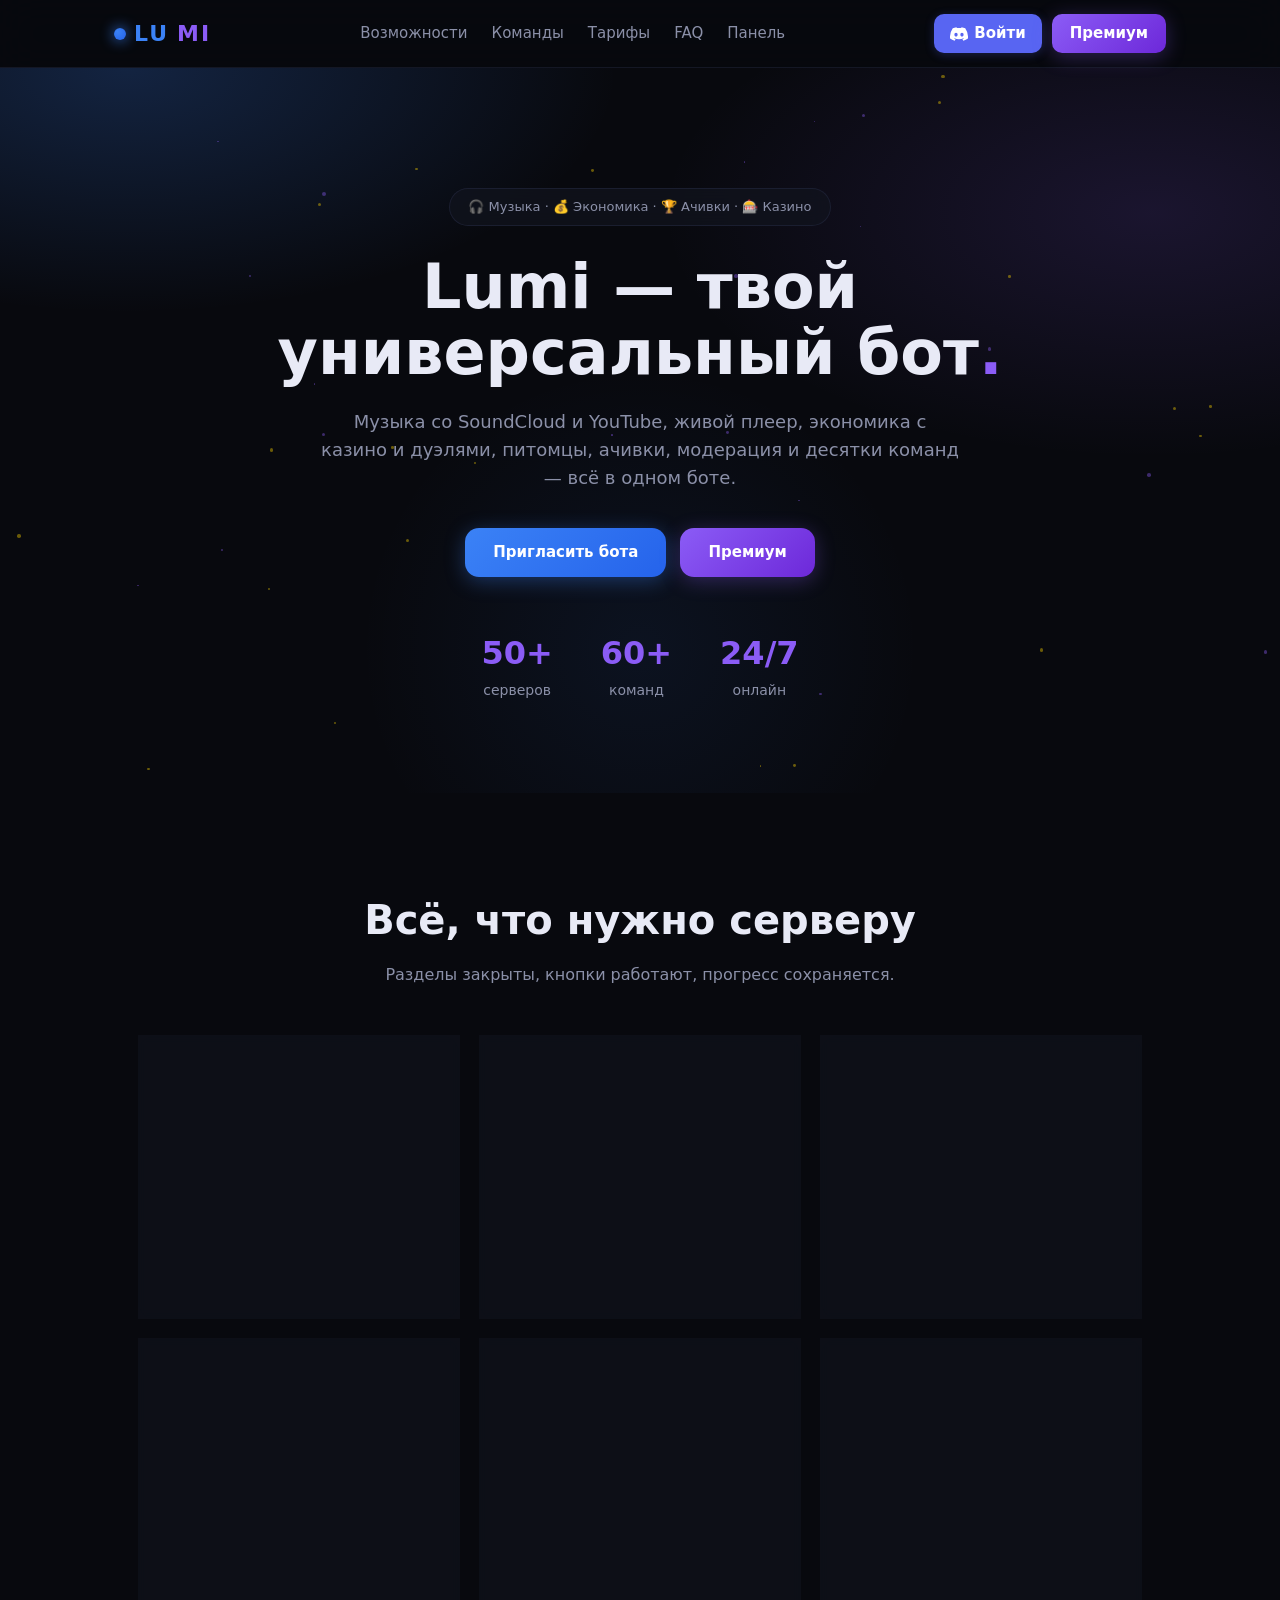
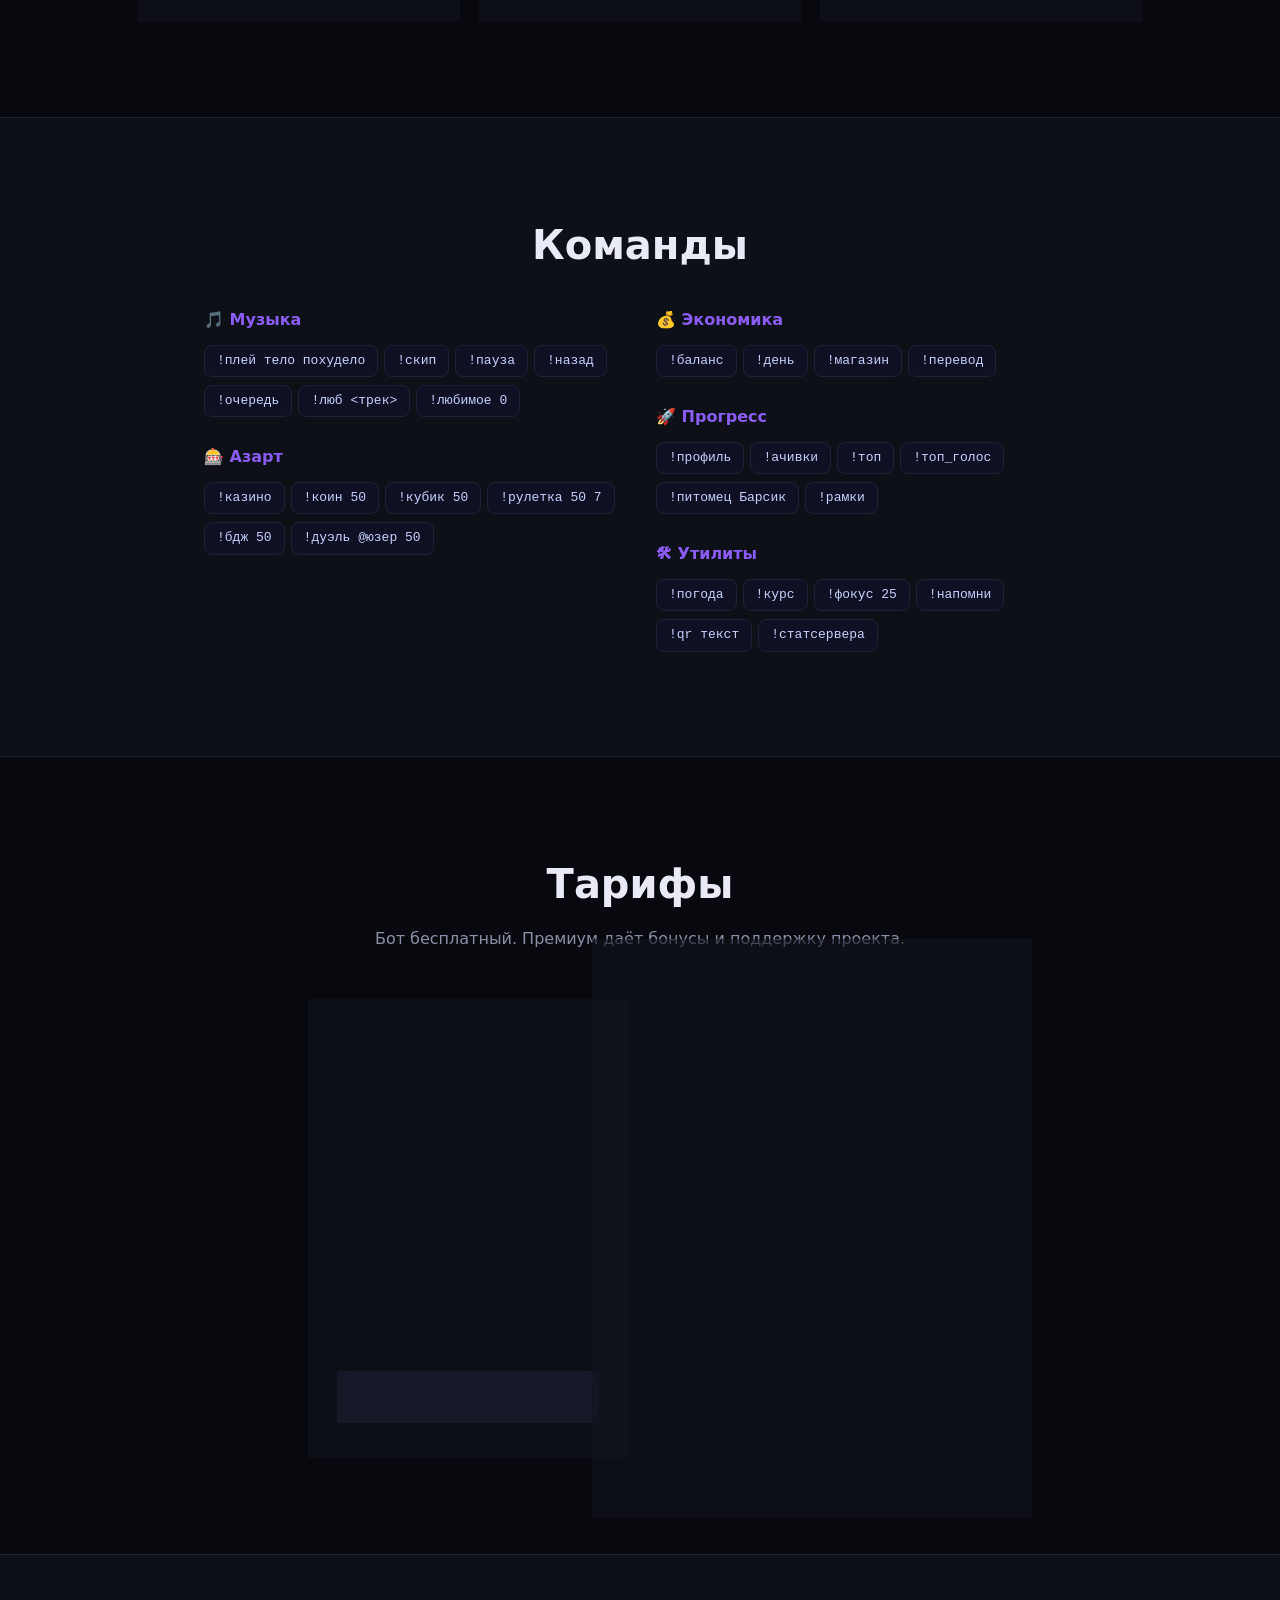
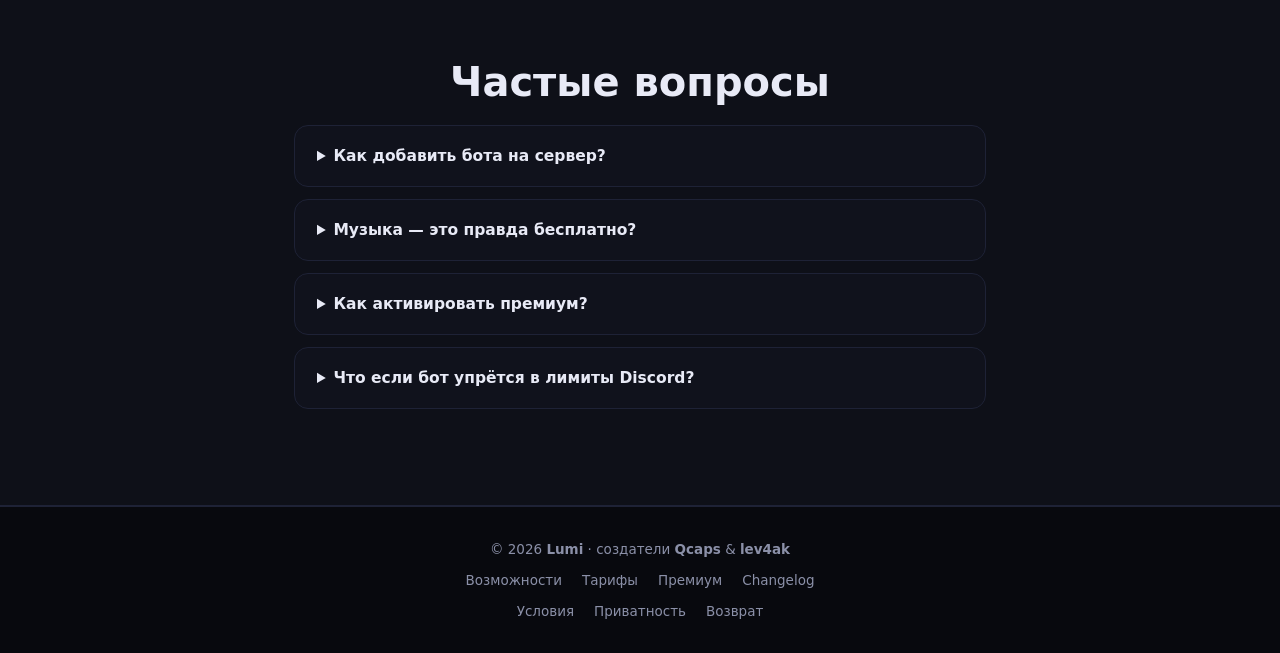
<file: site/index.html>
<!DOCTYPE html>
<html lang="ru">
<head>
<meta charset="UTF-8">
<meta name="viewport" content="width=device-width, initial-scale=1.0">
<title>Lumi — универсальный бот для Discord</title>
<meta name="description" content="Lumi — универсальный Discord-бот: музыка, экономика, казино, питомцы, ачивки, модерация, ИИ-чат. Бесплатно для старта, премиум от $7.99/мес.">
<meta property="og:title" content="Lumi — универсальный бот для Discord">
<meta property="og:description" content="Музыка, экономика, казино, питомцы, ачивки, модерация, ИИ-чат. Премиум от $7.99/мес.">
<meta property="og:type" content="website">
<meta property="og:url" content="https://lumias.netlify.app/">
<meta property="og:image" content="https://lumias.netlify.app/og.png">
<meta name="twitter:card" content="summary_large_image">
<meta name="twitter:title" content="Lumi — универсальный бот для Discord">
<meta name="twitter:description" content="Музыка, экономика, казино, питомцы, ачивки, модерация, ИИ-чат.">
<link rel="stylesheet" href="css/style.css">
<link rel="sitemap" type="application/xml" title="Sitemap" href="/sitemap.xml">
</head>
<body>
<header class="nav">
  <div class="nav-inner">
    <div class="logo"><span class="logo-dot"></span><span class="lu">LU</span><span class="mi">MI</span></div>
    <nav>
      <a href="#features">Возможности</a>
      <a href="#commands">Команды</a>
      <a href="#pricing">Тарифы</a>
      <a href="#faq">FAQ</a>
      <a href="dashboard.html">Панель</a>
    </nav>
    <div class="nav-actions">
      <a href="https://lumi-panel.onrender.com/auth/login" class="btn btn-discord-sm">
        <svg viewBox="0 0 24 24" width="18" height="18" fill="currentColor"><path d="M20.32 4.37a19.8 19.8 0 0 0-4.93-1.51 13.8 13.8 0 0 0-.64 1.28 18.3 18.3 0 0 0-5.5 0 13.8 13.8 0 0 0-.64-1.28c-1.71.29-3.37.8-4.93 1.51A20.3 20.3 0 0 0 .1 18.06a19.9 19.9 0 0 0 6.07 3.03c.49-.66.93-1.37 1.3-2.1a12.9 12.9 0 0 1-2.05-.98c.17-.12.34-.25.5-.38a14.2 14.2 0 0 0 12.16 0c.17.13.33.26.5.38-.65.39-1.34.71-2.05.98.37.73.81 1.44 1.3 2.1a19.9 19.9 0 0 0 6.07-3.03 20.3 20.3 0 0 0-3.58-13.69ZM8.02 15.33c-1.18 0-2.16-1.08-2.16-2.42 0-1.33.96-2.42 2.16-2.42s2.18 1.09 2.16 2.42c0 1.34-.96 2.42-2.16 2.42Zm7.96 0c-1.18 0-2.16-1.08-2.16-2.42 0-1.33.96-2.42 2.16-2.42s2.18 1.09 2.16 2.42c0 1.34-.95 2.42-2.16 2.42Z"/></svg>
        Войти
      </a>
      <a href="premium.html" class="btn btn-gold btn-sm">Премиум</a>
    </div>
  </div>
</header>

<section class="hero">
  <div class="hero-glow"></div>
  <div class="hero-particles" id="particles"></div>
  <div class="hero-inner">
    <div class="badge">🎧 Музыка · 💰 Экономика · 🏆 Ачивки · 🎰 Казино</div>
    <h1>Lumi — твой<br>универсальный бот<span class="accent">.</span></h1>
    <p class="sub">Музыка со SoundCloud и YouTube, живой плеер, экономика с казино и дуэлями, питомцы, ачивки, модерация и десятки команд — всё в одном боте.</p>
    <div class="hero-actions">
      <a href="#" class="btn btn-primary" id="inviteBtn">Пригласить бота</a>
      <a href="#pricing" class="btn btn-gold">Премиум</a>
    </div>
    <div class="hero-stats">
      <div><b id="statServers">50+</b><span>серверов</span></div>
      <div><b id="statCommands">60+</b><span>команд</span></div>
      <div><b>24/7</b><span>онлайн</span></div>
    </div>
  </div>
</section>

<section class="section" id="features">
  <h2>Всё, что нужно серверу</h2>
  <p class="section-sub">Разделы закрыты, кнопки работают, прогресс сохраняется.</p>
  <div class="grid">
    <div class="card"><span class="card-emoji">🎵</span><h3>Музыка</h3><p>SoundCloud и YouTube поиск, живой плеер с прогресс-баром, пауза, избранное, плейлисты, громкость и повтор — как на SoundCloud.</p></div>
    <div class="card"><span class="card-emoji">🎰</span><h3>Казино</h3><p>Орёл/решка, кубик, рулетка, блекджек с кнопками и дуэли между игроками со ставками кредитов.</p></div>
    <div class="card"><span class="card-emoji">💳</span><h3>Экономика</h3><p>Кредиты, магазин ролей, переводы, дневные бонусы с серией, клановая лотерея и еженедельный дайджест.</p></div>
    <div class="card"><span class="card-emoji">🐾</span><h3>Питомцы</h3><p>Тамагочи прямо в Discord: заведи животное, корми, гладь и прокачивай до легендарных уровней.</p></div>
    <div class="card"><span class="card-emoji">🏆</span><h3>Ачивки и профиль</h3><p>19+ достижений, PNG-карточка профиля, рамки из магазина и доска почёта голосовых.</p></div>
    <div class="card"><span class="card-emoji">🛡️</span><h3>Модерация</h3><p>Тикеты, опросы, викторины, анонимки, варны, авто-модерация, кастомные команды и приветствия с картинкой новичка.</p></div>
  </div>
</section>

<section class="section alt" id="commands">
  <h2>Команды</h2>
  <div class="cmd-cols">
    <div>
      <h4>🎵 Музыка</h4>
      <code>!плей тело похудело</code><code>!скип</code><code>!пауза</code><code>!назад</code><code>!очередь</code><code>!люб <трек></code><code>!любимое 0</code>
      <h4>🎰 Азарт</h4>
      <code>!казино</code><code>!коин 50</code><code>!кубик 50</code><code>!рулетка 50 7</code><code>!бдж 50</code><code>!дуэль @юзер 50</code>
    </div>
    <div>
      <h4>💰 Экономика</h4>
      <code>!баланс</code><code>!день</code><code>!магазин</code><code>!перевод</code>
      <h4>🚀 Прогресс</h4>
      <code>!профиль</code><code>!ачивки</code><code>!топ</code><code>!топ_голос</code><code>!питомец Барсик</code><code>!рамки</code>
      <h4>🛠 Утилиты</h4>
      <code>!погода</code><code>!курс</code><code>!фокус 25</code><code>!напомни</code><code>!qr текст</code><code>!статсервера</code>
    </div>
  </div>
</section>

<section class="section" id="pricing">
  <h2>Тарифы</h2>
  <p class="section-sub">Бот бесплатный. Премиум даёт бонусы и поддержку проекта.</p>
  <div class="price-grid">
    <div class="price-card">
      <h3>Free</h3>
      <div class="price">0 ₽<span>/ навсегда</span></div>
      <ul>
        <li>✅ Все команды и музыка</li>
        <li>✅ Экономика, ачивки, питомцы</li>
        <li>✅ Модерация и панели</li>
        <li>⛔ 1× XP и базовый бонус</li>
      </ul>
      <a href="#" class="btn btn-ghost" id="inviteBtn2">Пригласить бесплатно</a>

    </div>
    <div class="price-card hot">
      <div class="hot-label">🔥 Хит</div>
      <h3>Premium</h3>
      <div class="price">от $7.99<span>/ месяц</span></div>
      <ul>
        <li>✅ 💬 Луми — общение с ИИ</li>
        <li>✅ 👑 Плашка в профиле</li>
        <li>✅ 2× XP и 2× дневной бонус</li>
        <li>✅ Эксклюзивная рамка профиля</li>
        <li>✅ Приоритет в очереди музыки</li>
        <li>✅ Промокод <code>LumiAI</code> = −10%</li>
      </ul>
      <a href="premium.html" class="btn btn-gold">Купить — ключ в кабинете</a>
    </div>
  </div>
</section>

<section class="section alt" id="faq">
  <h2>Частые вопросы</h2>
  <div class="faq">
    <details><summary>Как добавить бота на сервер?</summary><p>Нажми «Пригласить бота» и выбери сервер в окне Discord. Нужны права Administrator или Connect/Speak для музыки.</p></details>
    <details><summary>Музыка — это правда бесплатно?</summary><p>Да, поиск и воспроизведение со SoundCloud не требуют подписок и ключей.</p></details>
    <details><summary>Как активировать премиум?</summary><p>Купи тариф на <a href="premium.html">странице премиума</a> — ключ автоматически появится в <a href="account.html">личном кабинете</a>. Затем напиши в Discord: <code>!активировать КОД</code></p></details>
    <details><summary>Что если бот упрётся в лимиты Discord?</summary><p>Это частая проблема всех ботов — она решается покупкой серверного буста, а не платой за бота. Мы всегда на связи в поддержке.</p></details>
  </div>
</section>

<footer class="footer">
  <div>© 2026 <b>Lumi</b> · создатели <b>Qcaps</b> &amp; <b>lev4ak</b></div>
  <div class="footer-links"><a href="#features">Возможности</a><a href="#pricing">Тарифы</a><a href="premium.html">Премиум</a><a href="changelog.html">Changelog</a></div>
  <div class="footer-links"><a href="terms.html">Условия</a><a href="privacy.html">Приватность</a><a href="refund.html">Возврат</a></div>
</footer>

<script src="js/main.js"></script>
</body>
</html>
</file>
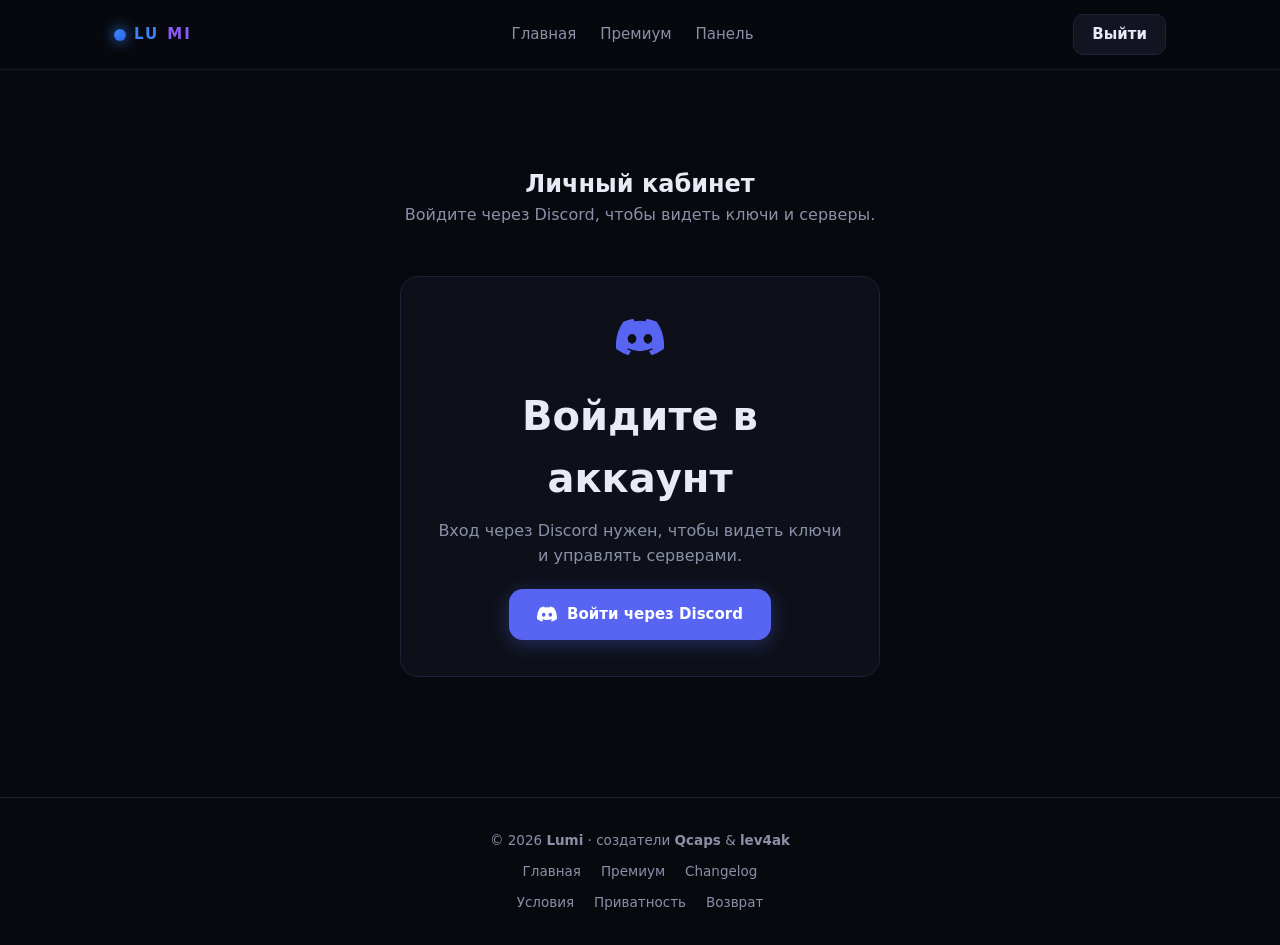
<file: site/account.html>
<!DOCTYPE html>
<html lang="ru">
<head>
<meta charset="UTF-8">
<meta name="viewport" content="width=device-width, initial-scale=1.0">
<title>Lumi — Личный кабинет</title>
<link rel="stylesheet" href="css/style.css">
<link rel="stylesheet" href="css/account.css">
</head>
<body>
<header class="nav">
  <div class="nav-inner">
    <a class="logo" href="index.html" style="text-decoration:none"><span class="logo-dot"></span><span class="lu">LU</span><span class="mi">MI</span></a>
    <nav>
      <a href="index.html">Главная</a>
      <a href="premium.html">Премиум</a>
      <a href="dashboard.html">Панель</a>
    </nav>
    <a href="https://lumi-panel.onrender.com/auth/logout" class="btn btn-ghost btn-sm" id="logoutBtn" hidden>Выйти</a>
  </div>
</header>

<section class="section acct">
  <h1>Личный кабинет</h1>
  <p class="section-sub" id="whoami">Загрузка...</p>

  <div class="acct-card" id="loginCard" hidden>
    <div class="login-icon">
      <svg viewBox="0 0 24 24" width="48" height="48" fill="#5865f2"><path d="M20.32 4.37a19.8 19.8 0 0 0-4.93-1.51 13.8 13.8 0 0 0-.64 1.28 18.3 18.3 0 0 0-5.5 0 13.8 13.8 0 0 0-.64-1.28c-1.71.29-3.37.8-4.93 1.51A20.3 20.3 0 0 0 .1 18.06a19.9 19.9 0 0 0 6.07 3.03c.49-.66.93-1.37 1.3-2.1a12.9 12.9 0 0 1-2.05-.98c.17-.12.34-.25.5-.38a14.2 14.2 0 0 0 12.16 0c.17.13.33.26.5.38-.65.39-1.34.71-2.05.98.37.73.81 1.44 1.3 2.1a19.9 19.9 0 0 0 6.07-3.03 20.3 20.3 0 0 0-3.58-13.69ZM8.02 15.33c-1.18 0-2.16-1.08-2.16-2.42 0-1.33.96-2.42 2.16-2.42s2.18 1.09 2.16 2.42c0 1.34-.96 2.42-2.16 2.42Zm7.96 0c-1.18 0-2.16-1.08-2.16-2.42 0-1.33.96-2.42 2.16-2.42s2.18 1.09 2.16 2.42c0 1.34-.95 2.42-2.16 2.42Z"/></svg>
    </div>
    <h2>Войдите в аккаунт</h2>
    <p>Вход через Discord нужен, чтобы видеть ключи и управлять серверами.</p>
    <a href="https://lumi-panel.onrender.com/auth/login" class="btn btn-discord">
      <svg viewBox="0 0 24 24" width="20" height="20" fill="currentColor"><path d="M20.32 4.37a19.8 19.8 0 0 0-4.93-1.51 13.8 13.8 0 0 0-.64 1.28 18.3 18.3 0 0 0-5.5 0 13.8 13.8 0 0 0-.64-1.28c-1.71.29-3.37.8-4.93 1.51A20.3 20.3 0 0 0 .1 18.06a19.9 19.9 0 0 0 6.07 3.03c.49-.66.93-1.37 1.3-2.1a12.9 12.9 0 0 1-2.05-.98c.17-.12.34-.25.5-.38a14.2 14.2 0 0 0 12.16 0c.17.13.33.26.5.38-.65.39-1.34.71-2.05.98.37.73.81 1.44 1.3 2.1a19.9 19.9 0 0 0 6.07-3.03 20.3 20.3 0 0 0-3.58-13.69ZM8.02 15.33c-1.18 0-2.16-1.08-2.16-2.42 0-1.33.96-2.42 2.16-2.42s2.18 1.09 2.16 2.42c0 1.34-.96 2.42-2.16 2.42Zm7.96 0c-1.18 0-2.16-1.08-2.16-2.42 0-1.33.96-2.42 2.16-2.42s2.18 1.09 2.16 2.42c0 1.34-.95 2.42-2.16 2.42Z"/></svg>
      Войти через Discord
    </a>
  </div>

  <div id="keysSection" hidden>
    <div class="acct-grid">
      <div class="acct-panel">
        <h2>Мои ключи</h2>
        <p class="section-sub" id="noKeys" hidden>Пока пусто. <a href="premium.html" style="color:var(--violet)">Купить премиум →</a></p>
        <div class="keys" id="keysList"></div>
      </div>
      <div class="acct-panel">
        <h2>Премиум на серверах</h2>
        <p class="section-sub">Здесь будут твои серверы с активным премиумом.</p>
        <div class="empty-state">
          <span>🔒</span>
          <p>Активируй ключ в Discord: <code>!активировать LU-XXXX-XXXX</code></p>
        </div>
      </div>
    </div>
  </div>
</section>

<footer class="footer">
  <div>© 2026 <b>Lumi</b> · создатели <b>Qcaps</b> &amp; <b>lev4ak</b></div>
  <div class="footer-links"><a href="index.html">Главная</a><a href="premium.html">Премиум</a><a href="changelog.html">Changelog</a></div>
  <div class="footer-links"><a href="terms.html">Условия</a><a href="privacy.html">Приватность</a><a href="refund.html">Возврат</a></div>
</footer>

<script src="js/config.js"></script>
<script src="js/account.js"></script>
</body>
</html>
</file>
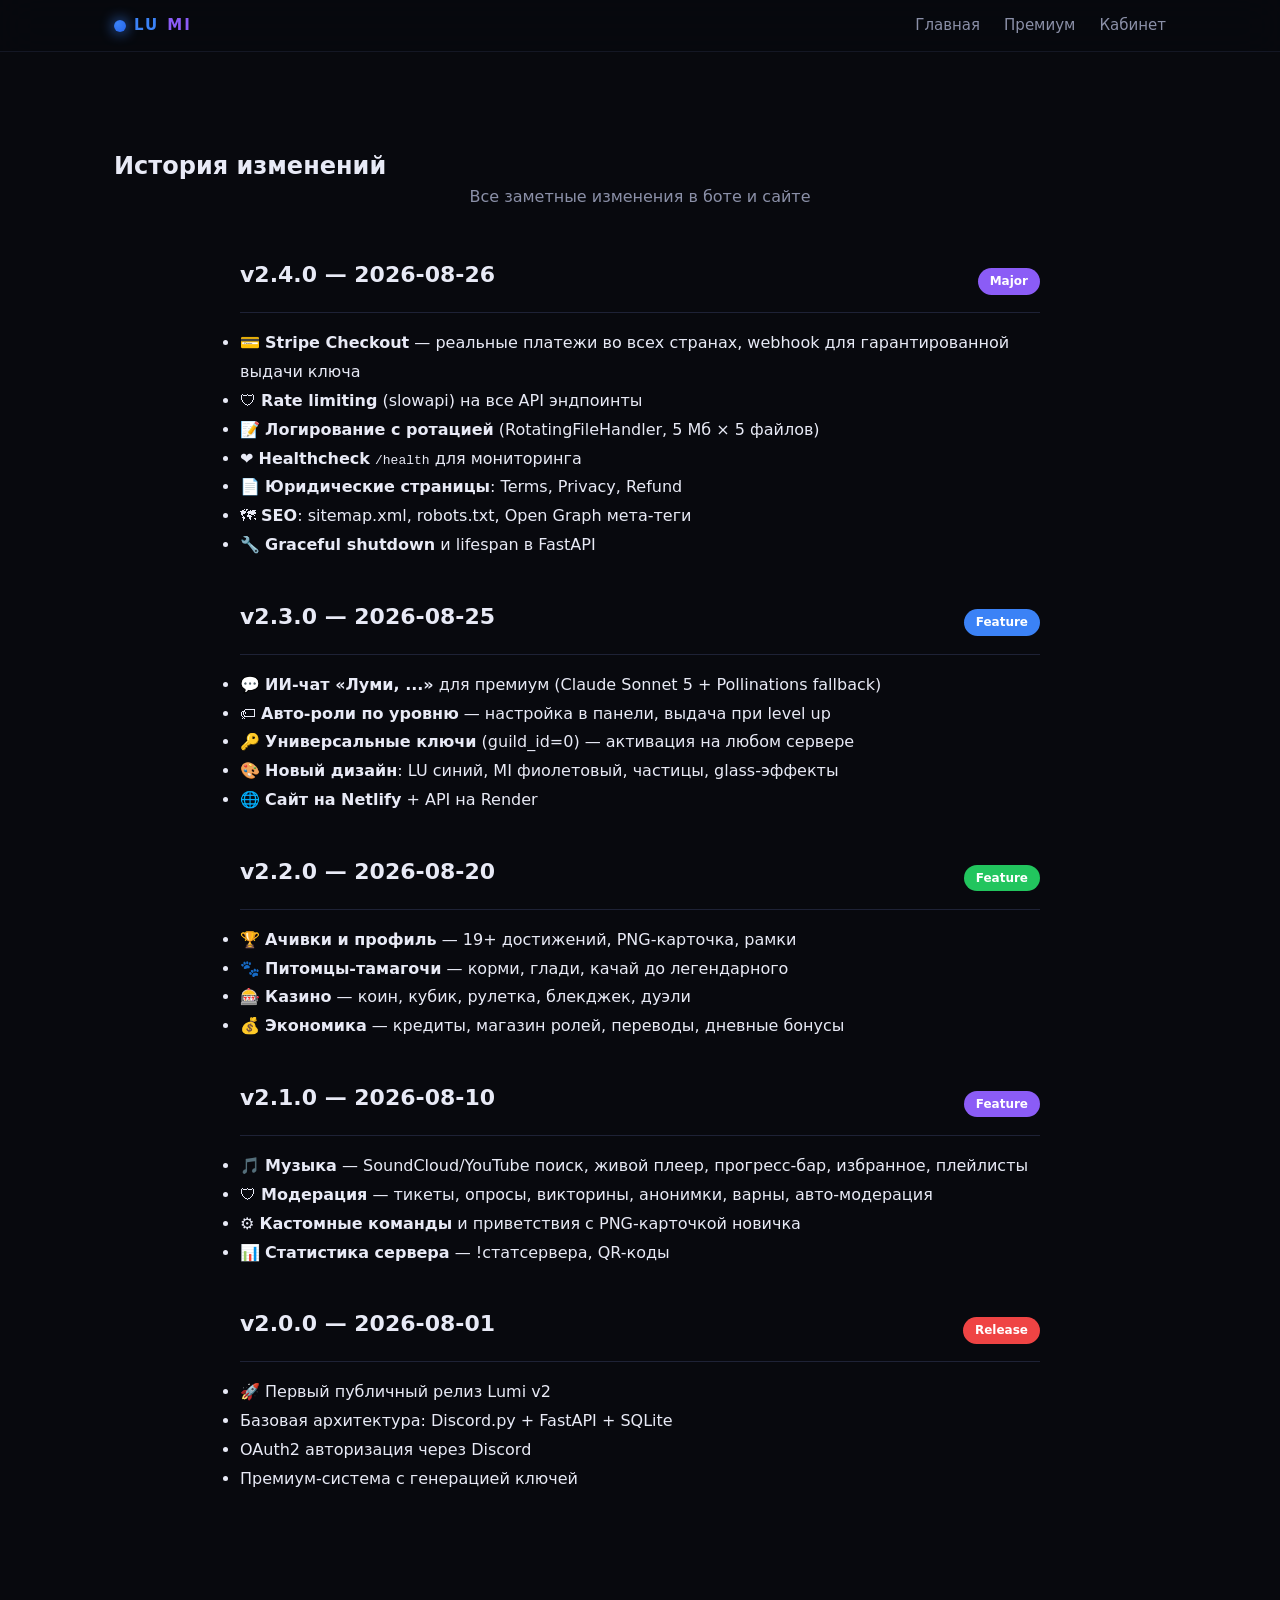
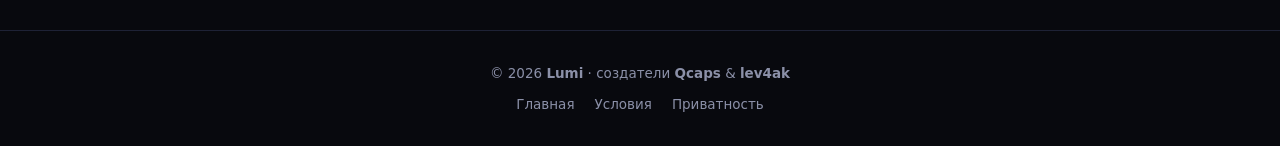
<file: site/changelog.html>
<!DOCTYPE html>
<html lang="ru">
<head>
<meta charset="UTF-8">
<meta name="viewport" content="width=device-width, initial-scale=1.0">
<title>Changelog — Lumi</title>
<link rel="stylesheet" href="css/style.css">
</head>
<body>
<header class="nav">
  <div class="nav-inner">
    <a class="logo" href="index.html" style="text-decoration:none"><span class="logo-dot"></span><span class="lu">LU</span><span class="mi">MI</span></a>
    <nav>
      <a href="index.html">Главная</a>
      <a href="premium.html">Премиум</a>
      <a href="account.html">Кабинет</a>
    </nav>
  </div>
</header>

<section class="section">
  <h1>История изменений</h1>
  <p class="section-sub">Все заметные изменения в боте и сайте</p>

  <div style="max-width:800px;margin:0 auto">
    <article style="margin-bottom:40px">
      <header style="display:flex;justify-content:space-between;align-items:center;margin-bottom:16px;padding-bottom:8px;border-bottom:1px solid var(--line)">
        <h2 style="font-size:22px">v2.4.0 — 2026-08-26</h2>
        <span style="background:var(--violet);color:#fff;padding:4px 12px;border-radius:999px;font-size:12px;font-weight:700">Major</span>
      </header>
      <ul style="line-height:1.8">
        <li>💳 <b>Stripe Checkout</b> — реальные платежи во всех странах, webhook для гарантированной выдачи ключа</li>
        <li>🛡 <b>Rate limiting</b> (slowapi) на все API эндпоинты</li>
        <li>📝 <b>Логирование с ротацией</b> (RotatingFileHandler, 5 Мб × 5 файлов)</li>
        <li>❤️ <b>Healthcheck</b> <code>/health</code> для мониторинга</li>
        <li>📄 <b>Юридические страницы</b>: Terms, Privacy, Refund</li>
        <li>🗺 <b>SEO</b>: sitemap.xml, robots.txt, Open Graph мета-теги</li>
        <li>🔧 <b>Graceful shutdown</b> и lifespan в FastAPI</li>
      </ul>
    </article>

    <article style="margin-bottom:40px">
      <header style="display:flex;justify-content:space-between;align-items:center;margin-bottom:16px;padding-bottom:8px;border-bottom:1px solid var(--line)">
        <h2 style="font-size:22px">v2.3.0 — 2026-08-25</h2>
        <span style="background:var(--blue);color:#fff;padding:4px 12px;border-radius:999px;font-size:12px;font-weight:700">Feature</span>
      </header>
      <ul style="line-height:1.8">
        <li>💬 <b>ИИ-чат «Луми, ...»</b> для премиум (Claude Sonnet 5 + Pollinations fallback)</li>
        <li>🏷 <b>Авто-роли по уровню</b> — настройка в панели, выдача при level up</li>
        <li>🔑 <b>Универсальные ключи</b> (guild_id=0) — активация на любом сервере</li>
        <li>🎨 <b>Новый дизайн</b>: LU синий, MI фиолетовый, частицы, glass-эффекты</li>
        <li>🌐 <b>Сайт на Netlify</b> + API на Render</li>
      </ul>
    </article>

    <article style="margin-bottom:40px">
      <header style="display:flex;justify-content:space-between;align-items:center;margin-bottom:16px;padding-bottom:8px;border-bottom:1px solid var(--line)">
        <h2 style="font-size:22px">v2.2.0 — 2026-08-20</h2>
        <span style="background:var(--green);color:#fff;padding:4px 12px;border-radius:999px;font-size:12px;font-weight:700">Feature</span>
      </header>
      <ul style="line-height:1.8">
        <li>🏆 <b>Ачивки и профиль</b> — 19+ достижений, PNG-карточка, рамки</li>
        <li>🐾 <b>Питомцы-тамагочи</b> — корми, глади, качай до легендарного</li>
        <li>🎰 <b>Казино</b> — коин, кубик, рулетка, блекджек, дуэли</li>
        <li>💰 <b>Экономика</b> — кредиты, магазин ролей, переводы, дневные бонусы</li>
      </ul>
    </article>

    <article style="margin-bottom:40px">
      <header style="display:flex;justify-content:space-between;align-items:center;margin-bottom:16px;padding-bottom:8px;border-bottom:1px solid var(--line)">
        <h2 style="font-size:22px">v2.1.0 — 2026-08-10</h2>
        <span style="background:var(--violet);color:#fff;padding:4px 12px;border-radius:999px;font-size:12px;font-weight:700">Feature</span>
      </header>
      <ul style="line-height:1.8">
        <li>🎵 <b>Музыка</b> — SoundCloud/YouTube поиск, живой плеер, прогресс-бар, избранное, плейлисты</li>
        <li>🛡 <b>Модерация</b> — тикеты, опросы, викторины, анонимки, варны, авто-модерация</li>
        <li>⚙️ <b>Кастомные команды</b> и приветствия с PNG-карточкой новичка</li>
        <li>📊 <b>Статистика сервера</b> — !статсервера, QR-коды</li>
      </ul>
    </article>

    <article style="margin-bottom:40px">
      <header style="display:flex;justify-content:space-between;align-items:center;margin-bottom:16px;padding-bottom:8px;border-bottom:1px solid var(--line)">
        <h2 style="font-size:22px">v2.0.0 — 2026-08-01</h2>
        <span style="background:#ef4444;color:#fff;padding:4px 12px;border-radius:999px;font-size:12px;font-weight:700">Release</span>
      </header>
      <ul style="line-height:1.8">
        <li>🚀 Первый публичный релиз Lumi v2</li>
        <li>Базовая архитектура: Discord.py + FastAPI + SQLite</li>
        <li>OAuth2 авторизация через Discord</li>
        <li>Премиум-система с генерацией ключей</li>
      </ul>
    </article>
  </div>
</section>

<footer class="footer">
  <div>© 2026 <b>Lumi</b> · создатели <b>Qcaps</b> & <b>lev4ak</b></div>
  <div class="footer-links"><a href="index.html">Главная</a><a href="terms.html">Условия</a><a href="privacy.html">Приватность</a></div>
</footer>
</body>
</html>
</file>
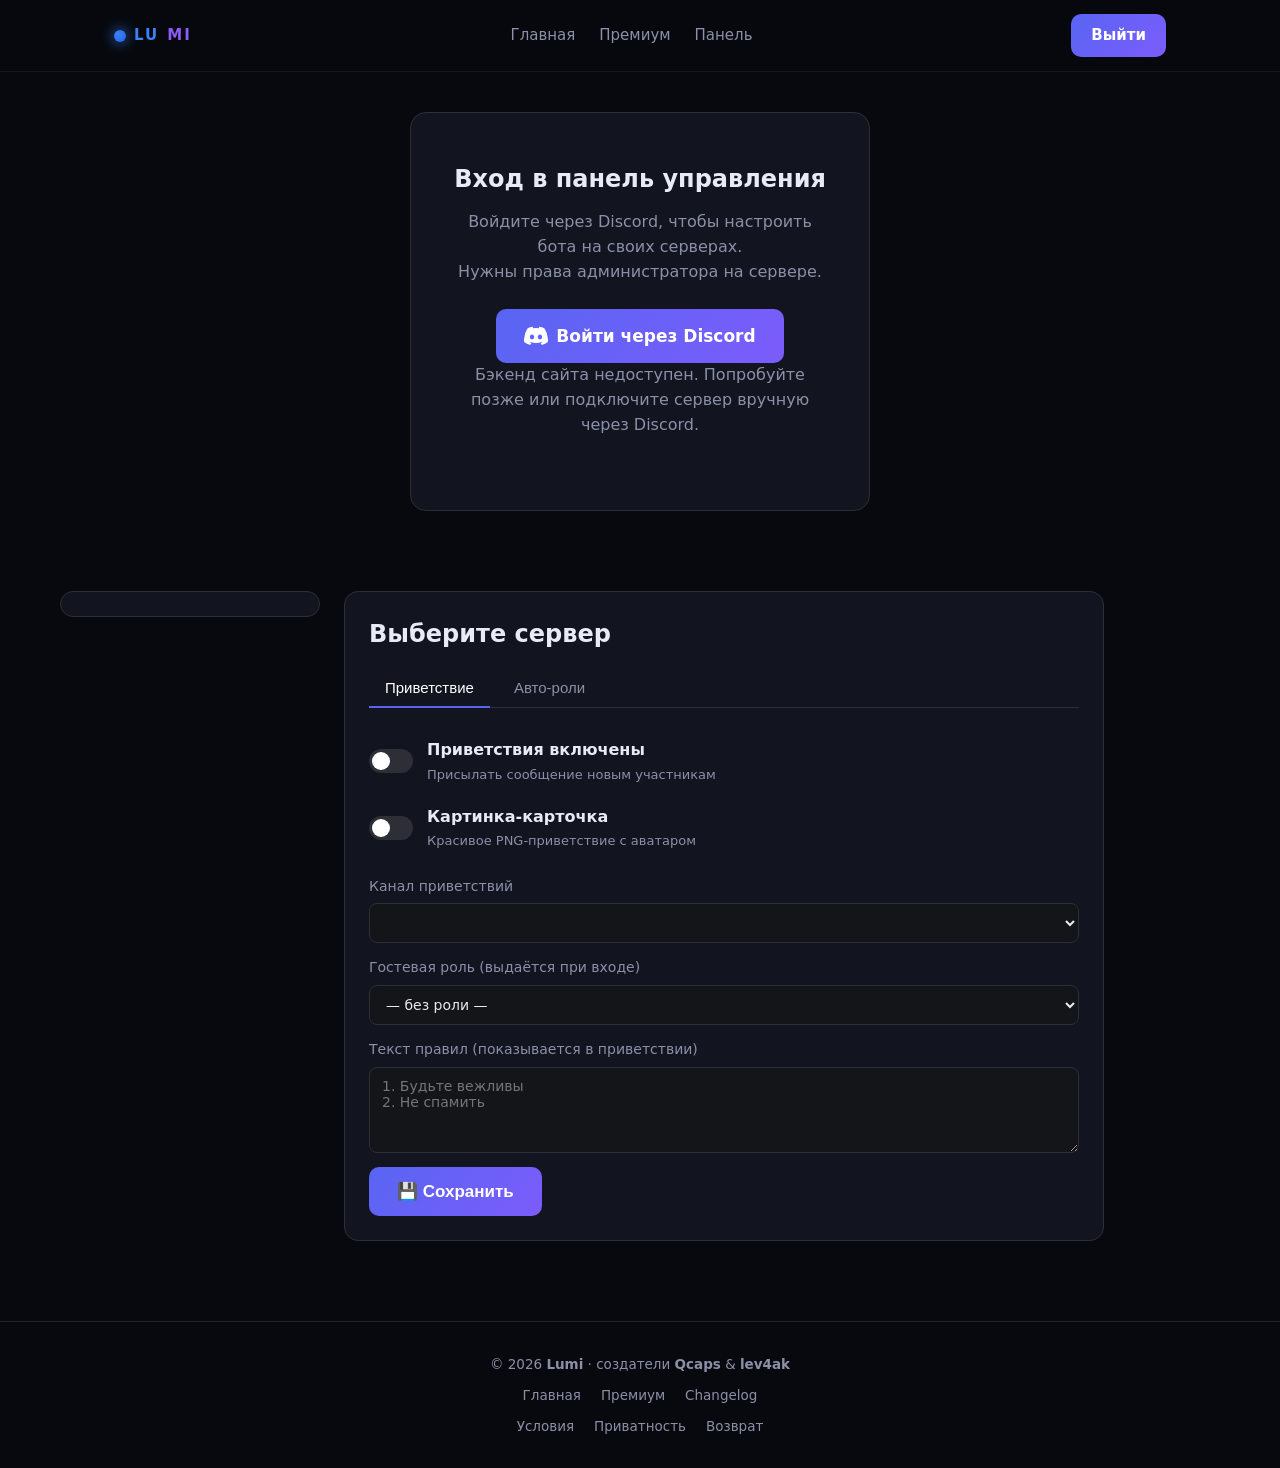
<file: site/dashboard.html>
<!DOCTYPE html>
<html lang="ru">
<head>
<meta charset="UTF-8">
<meta name="viewport" content="width=device-width, initial-scale=1.0">
<title>Lumi — Панель управления</title>
<link rel="stylesheet" href="css/style.css">
<link rel="stylesheet" href="css/dashboard.css">
</head>
<body>
<header class="nav">
  <div class="nav-inner">
    <a class="logo" href="/" style="text-decoration:none"><span class="logo-dot"></span><span class="lu">LU</span><span class="mi">MI</span></a>
    <nav>
      <a href="/">Главная</a>
      <a href="/premium.html">Премиум</a>
      <a href="/dashboard.html">Панель</a>
    </nav>
    <a href="https://lumi-panel.onrender.com/auth/logout" class="btn btn-ghost btn-sm" id="logoutBtn" hidden>Выйти</a>
  </div>
</header>

<section class="dash" id="loginScreen" hidden>
  <div class="dash__card">
    <h2>Вход в панель управления</h2>
    <p>Войдите через Discord, чтобы настроить бота на своих серверах.<br>Нужны права администратора на сервере.</p>
    <a class="btn btn--big" href="https://lumi-panel.onrender.com/auth/login">
      <svg viewBox="0 0 24 24" width="24" height="24" fill="currentColor"><path d="M20.32 4.37a19.8 19.8 0 0 0-4.93-1.51 13.8 13.8 0 0 0-.64 1.28 18.3 18.3 0 0 0-5.5 0 13.8 13.8 0 0 0-.64-1.28c-1.71.29-3.37.8-4.93 1.51A20.3 20.3 0 0 0 .1 18.06a19.9 19.9 0 0 0 6.07 3.03c.49-.66.93-1.37 1.3-2.1a12.9 12.9 0 0 1-2.05-.98c.17-.12.34-.25.5-.38a14.2 14.2 0 0 0 12.16 0c.17.13.33.26.5.38-.65.39-1.34.71-2.05.98.37.73.81 1.44 1.3 2.1a19.9 19.9 0 0 0 6.07-3.03 20.3 20.3 0 0 0-3.58-13.69ZM8.02 15.33c-1.18 0-2.16-1.08-2.16-2.42 0-1.33.96-2.42 2.16-2.42s2.18 1.09 2.16 2.42c0 1.34-.96 2.42-2.16 2.42Zm7.96 0c-1.18 0-2.16-1.08-2.16-2.42 0-1.33.96-2.42 2.16-2.42s2.18 1.09 2.16 2.42c0 1.34-.95 2.42-2.16 2.42Z"/></svg>
      Войти через Discord
    </a>
    <p class="dash__error" id="loginError" hidden></p>
  </div>
</section>

<section class="dash dash--panel" id="panelScreen" hidden>
  <aside class="dash__servers" id="serversList"></aside>
  <main class="dash__main">
    <div class="dash__header">
      <h2 id="serverName">Выберите сервер</h2>
      <span class="dash__badge" id="serverId"></span>
    </div>

    <div class="tabs">
      <button class="tab active" data-tab="welcome">Приветствие</button>
      <button class="tab" data-tab="roles">Авто-роли</button>
    </div>

    <div class="tabpage active" id="tab-welcome">
      <div class="row">
        <label class="switch"><input type="checkbox" id="wWelcome"><span class="slider"></span></label>
        <div><b>Приветствия включены</b><p class="muted">Присылать сообщение новым участникам</p></div>
      </div>
      <div class="row">
        <label class="switch"><input type="checkbox" id="wCard"><span class="slider"></span></label>
        <div><b>Картинка-карточка</b><p class="muted">Красивое PNG-приветствие с аватаром</p></div>
      </div>
      <div class="field">
        <label>Канал приветствий</label>
        <select id="wChannel"></select>
      </div>
      <div class="field">
        <label>Гостевая роль (выдаётся при входе)</label>
        <select id="wGuestRole"><option value="">— без роли —</option></select>
      </div>
      <div class="field">
        <label>Текст правил (показывается в приветствии)</label>
        <textarea id="wRules" rows="4" placeholder="1. Будьте вежливы&#10;2. Не спамить"></textarea>
      </div>
    </div>

    <div class="tabpage" id="tab-roles">
      <p class="muted">Роль выдаётся автоматически при достижении уровня (до 100).</p>
      <div class="row row--head">
        <b class="col col--lvl">Уровень</b>
        <b class="col col--role">Роль</b>
        <b class="col col--del"></b>
      </div>
      <div id="levelRoleRows"></div>
      <button class="btn btn--ghost" id="addRoleRow">+ Добавить строку</button>
    </div>

    <button class="btn btn--big" id="saveBtn" hidden>💾 Сохранить</button>
    <p class="dash__toast" id="toast" hidden></p>
  </main>
</section>

<footer class="footer" style="margin-top:40px">
  <div>© 2026 <b>Lumi</b> · создатели <b>Qcaps</b> &amp; <b>lev4ak</b></div>
  <div class="footer-links"><a href="index.html">Главная</a><a href="premium.html">Премиум</a><a href="changelog.html">Changelog</a></div>
  <div class="footer-links"><a href="terms.html">Условия</a><a href="privacy.html">Приватность</a><a href="refund.html">Возврат</a></div>
</footer>

<script src="js/config.js"></script>
<script src="js/dashboard.js"></script>
</body>
</html>
</file>
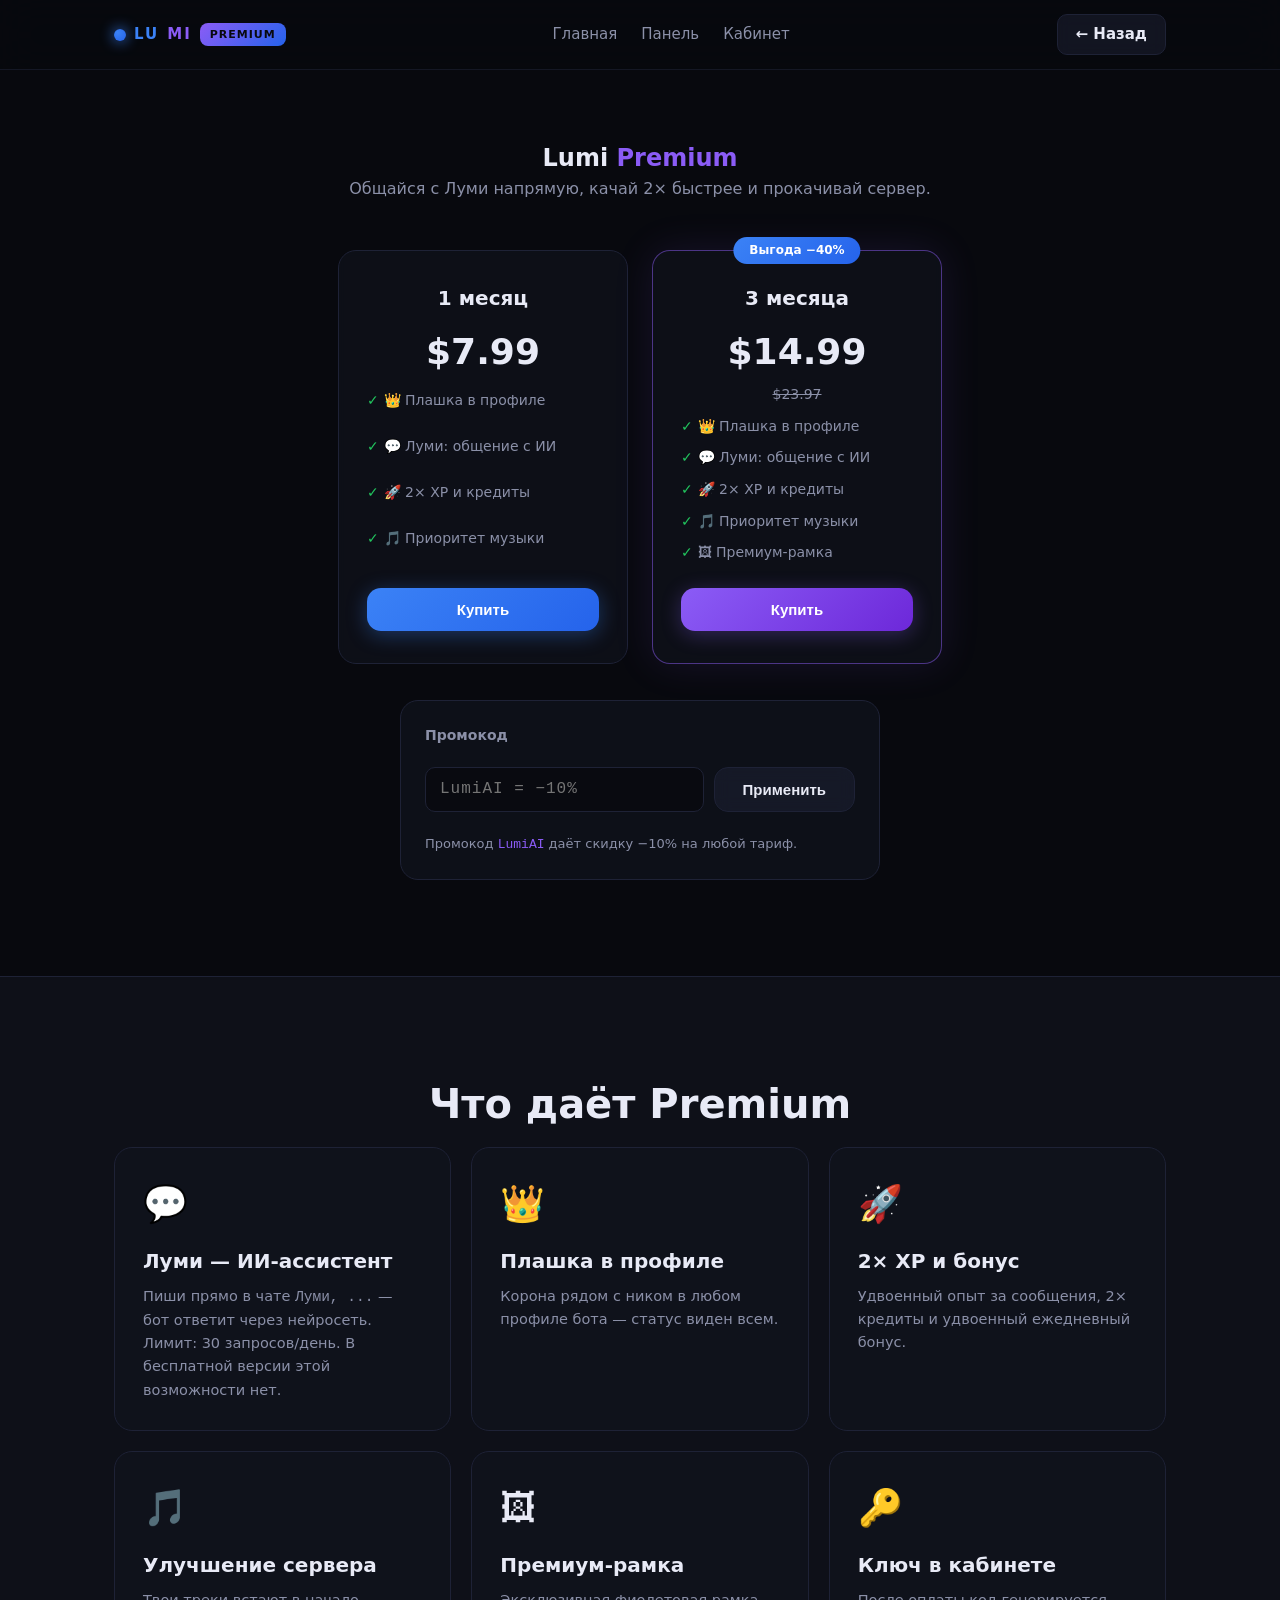
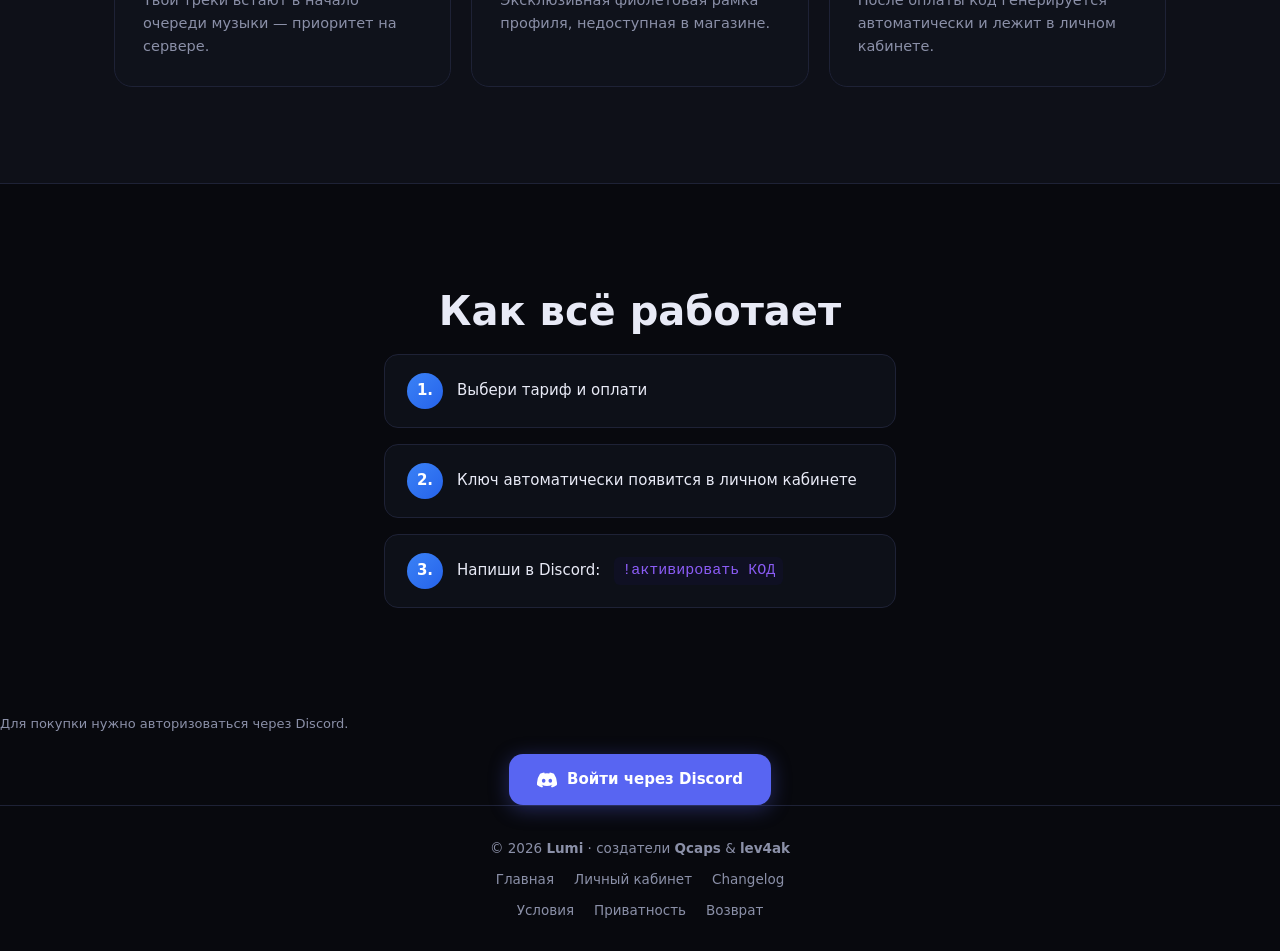
<file: site/premium.html>
<!DOCTYPE html>
<html lang="ru">
<head>
<meta charset="UTF-8">
<meta name="viewport" content="width=device-width, initial-scale=1.0">
<title>Lumi Premium — тарифы и покупка</title>
<meta name="description" content="Lumi Premium от $7.99/мес: ИИ-чат, 2× XP, плашка, рамка, приоритет музыки. Оплата картой через Stripe.">
<meta property="og:title" content="Lumi Premium — тарифы">
<meta property="og:description" content="ИИ-чат, 2× XP, рамка, приоритет музыки. От $7.99/мес.">
<meta property="og:type" content="website">
<meta property="og:url" content="https://lumias.netlify.app/premium.html">
<link rel="stylesheet" href="css/style.css">
<link rel="stylesheet" href="css/premium.css">
</head>
<body>
<header class="nav">
  <div class="nav-inner">
    <a class="logo" href="index.html" style="text-decoration:none"><span class="logo-dot"></span><span class="lu">LU</span><span class="mi">MI</span> <span class="logo-tag">PREMIUM</span></a>
    <nav>
      <a href="index.html">Главная</a>
      <a href="dashboard.html">Панель</a>
      <a href="account.html">Кабинет</a>
    </nav>
    <a href="index.html" class="btn btn-ghost btn-sm">← Назад</a>
  </div>
</header>

<section class="section prem-hero">
  <h1>Lumi <span class="accent">Premium</span></h1>
  <p class="section-sub">Общайся с Луми напрямую, качай 2× быстрее и прокачивай сервер.</p>

  <div class="plans" id="plans">
    <div class="plan" data-months="1">
      <h3>1 месяц</h3>
      <div class="plan-price">$7.99</div>
      <ul>
        <li>👑 Плашка в профиле</li>
        <li>💬 Луми: общение с ИИ</li>
        <li>🚀 2× XP и кредиты</li>
        <li>🎵 Приоритет музыки</li>
      </ul>
      <button class="btn btn-primary btn-buy" data-months="1">Купить</button>
    </div>
    <div class="plan plan--best" data-months="3">
      <div class="plan-badge">Выгода −40%</div>
      <h3>3 месяца</h3>
      <div class="plan-price">$14.99</div>
      <div class="plan-old">$23.97</div>
      <ul>
        <li>👑 Плашка в профиле</li>
        <li>💬 Луми: общение с ИИ</li>
        <li>🚀 2× XP и кредиты</li>
        <li>🎵 Приоритет музыки</li>
        <li>🖼 Премиум-рамка</li>
      </ul>
      <button class="btn btn-gold btn-buy" data-months="3">Купить</button>
    </div>
  </div>

  <div class="prem-box">
    <label for="promo">Промокод <span class="hint-inline" id="promoHint"></span></label>
    <div class="code-row">
      <input type="text" id="promo" placeholder="LumiAI = −10%" maxlength="24" autocomplete="off">
      <button class="btn btn-ghost" id="promoBtn">Применить</button>
    </div>
    <p class="hint">Промокод <code>LumiAI</code> даёт скидку −10% на любой тариф.</p>
  </div>
</section>

<section class="section alt">
  <h2>Что даёт Premium</h2>
  <div class="grid">
    <div class="card"><span class="card-emoji">💬</span><h3>Луми — ИИ-ассистент</h3><p>Пиши прямо в чате <code>Луми, ...</code> — бот ответит через нейросеть. Лимит: 30 запросов/день. В бесплатной версии этой возможности нет.</p></div>
    <div class="card"><span class="card-emoji">👑</span><h3>Плашка в профиле</h3><p>Корона рядом с ником в любом профиле бота — статус виден всем.</p></div>
    <div class="card"><span class="card-emoji">🚀</span><h3>2× XP и бонус</h3><p>Удвоенный опыт за сообщения, 2× кредиты и удвоенный ежедневный бонус.</p></div>
    <div class="card"><span class="card-emoji">🎵</span><h3>Улучшение сервера</h3><p>Твои треки встают в начало очереди музыки — приоритет на сервере.</p></div>
    <div class="card"><span class="card-emoji">🖼</span><h3>Премиум-рамка</h3><p>Эксклюзивная фиолетовая рамка профиля, недоступная в магазине.</p></div>
    <div class="card"><span class="card-emoji">🔑</span><h3>Ключ в кабинете</h3><p>После оплаты код генерируется автоматически и лежит в личном кабинете.</p></div>
  </div>
</section>

<section class="section">
  <h2>Как всё работает</h2>
  <div class="steps">
    <div class="step"><b>1.</b> Выбери тариф и оплати</div>
    <div class="step"><b>2.</b> Ключ автоматически появится в личном кабинете</div>
    <div class="step"><b>3.</b> Напиши в Discord: <code>!активировать КОД</code></div>
  </div>
</section>

  <p class="hint">Для покупки нужно авторизоваться через Discord.</p>
  <div style="text-align:center;margin-top:20px">
    <a href="https://lumi-panel.onrender.com/auth/login?return_to=/premium.html" class="btn btn-discord">
      <svg viewBox="0 0 24 24" width="20" height="20" fill="currentColor"><path d="M20.32 4.37a19.8 19.8 0 0 0-4.93-1.51 13.8 13.8 0 0 0-.64 1.28 18.3 18.3 0 0 0-5.5 0 13.8 13.8 0 0 0-.64-1.28c-1.71.29-3.37.8-4.93 1.51A20.3 20.3 0 0 0 .1 18.06a19.9 19.9 0 0 0 6.07 3.03c.49-.66.93-1.37 1.3-2.1a12.9 12.9 0 0 1-2.05-.98c.17-.12.34-.25.5-.38a14.2 14.2 0 0 0 12.16 0c.17.13.33.26.5.38-.65.39-1.34.71-2.05.98.37.73.81 1.44 1.3 2.1a19.9 19.9 0 0 0 6.07-3.03 20.3 20.3 0 0 0-3.58-13.69ZM8.02 15.33c-1.18 0-2.16-1.08-2.16-2.42 0-1.33.96-2.42 2.16-2.42s2.18 1.09 2.16 2.42c0 1.34-.96 2.42-2.16 2.42Zm7.96 0c-1.18 0-2.16-1.08-2.16-2.42 0-1.33.96-2.42 2.16-2.42s2.18 1.09 2.16 2.42c0 1.34-.95 2.42-2.16 2.42Z"/></svg>
      Войти через Discord
    </a>
  </div>

<footer class="footer">
  <div>© 2026 <b>Lumi</b> · создатели <b>Qcaps</b> &amp; <b>lev4ak</b></div>
  <div class="footer-links"><a href="index.html">Главная</a><a href="account.html">Личный кабинет</a><a href="changelog.html">Changelog</a></div>
  <div class="footer-links"><a href="terms.html">Условия</a><a href="privacy.html">Приватность</a><a href="refund.html">Возврат</a></div>
</footer>

<script src="js/config.js"></script>
<script src="js/premium.js"></script>
</body>
</html>
</file>
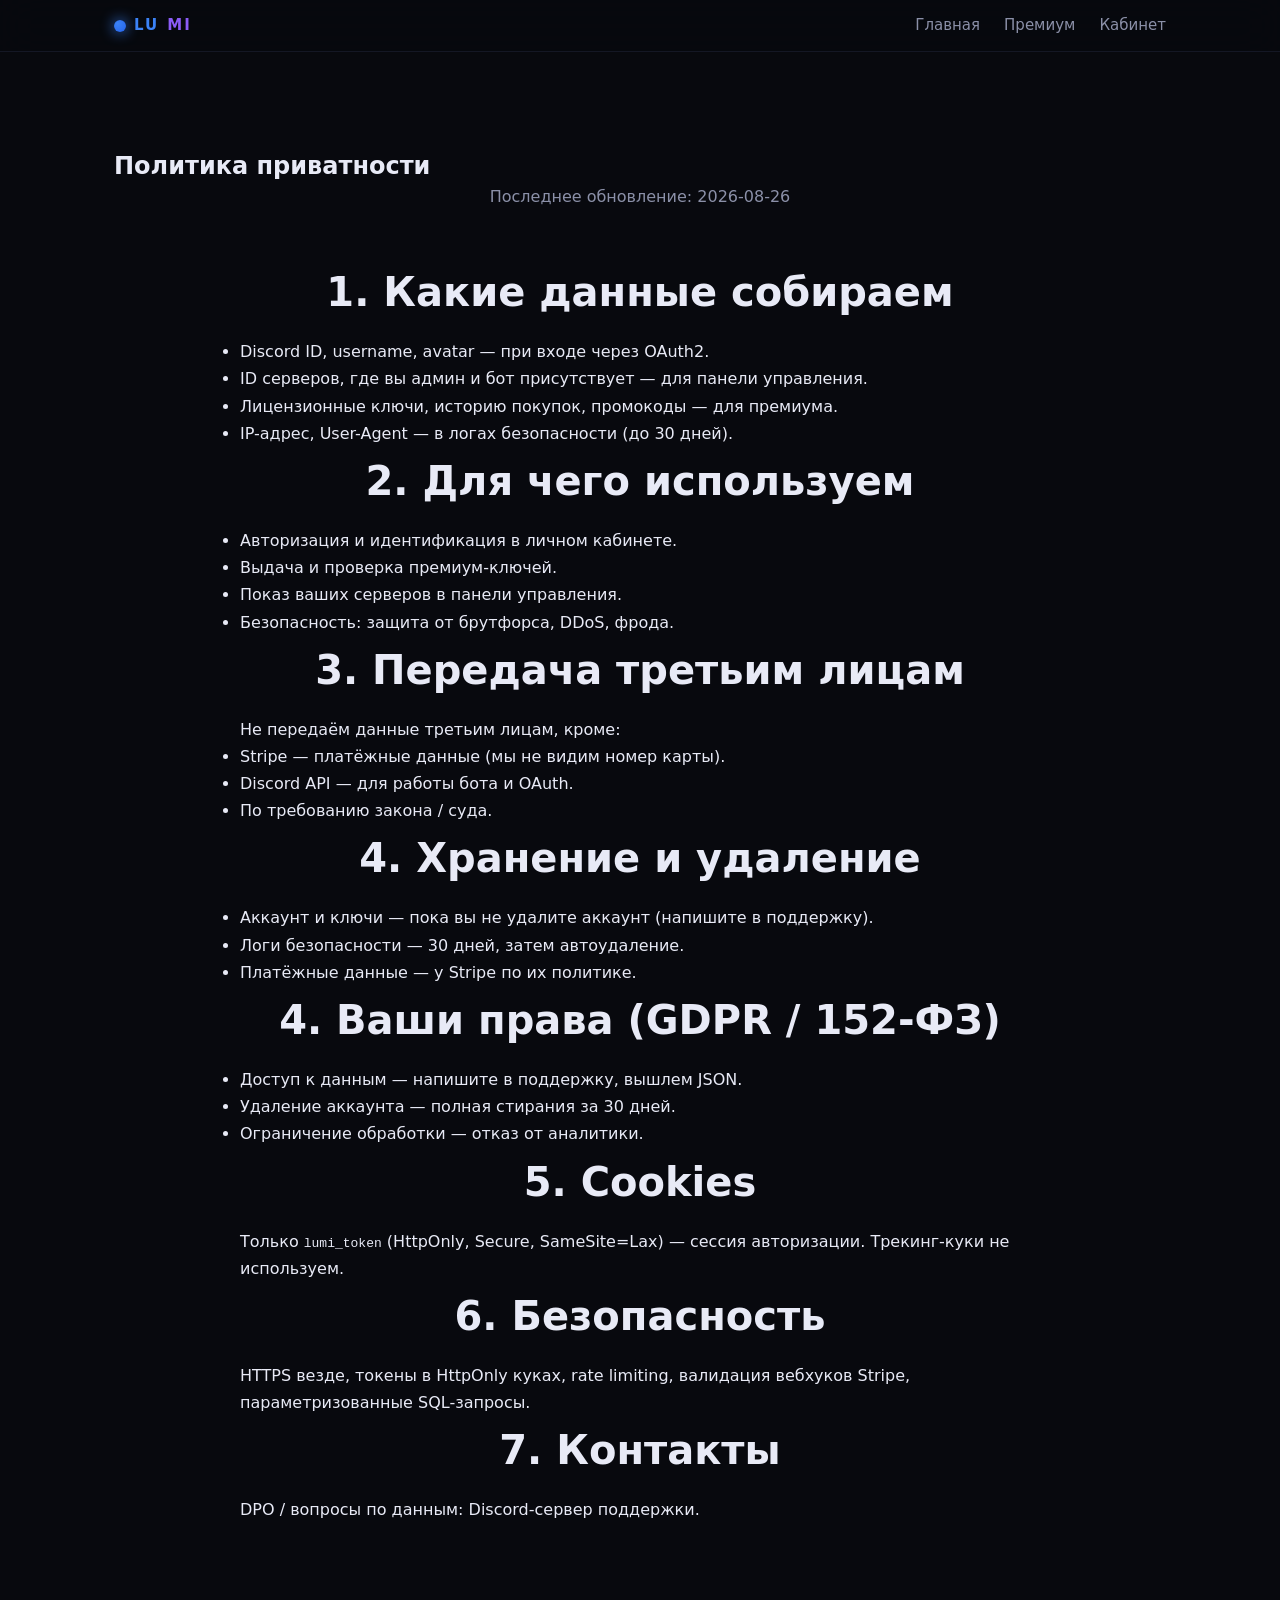
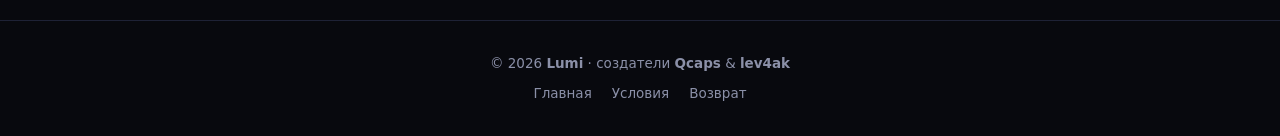
<file: site/privacy.html>
<!DOCTYPE html>
<html lang="ru">
<head>
<meta charset="UTF-8">
<meta name="viewport" content="width=device-width, initial-scale=1.0">
<title>Политика приватности — Lumi</title>
<link rel="stylesheet" href="css/style.css">
</head>
<body>
<header class="nav">
  <div class="nav-inner">
    <a class="logo" href="index.html" style="text-decoration:none"><span class="logo-dot"></span><span class="lu">LU</span><span class="mi">MI</span></a>
    <nav>
      <a href="index.html">Главная</a>
      <a href="premium.html">Премиум</a>
      <a href="account.html">Кабинет</a>
    </nav>
  </div>
</header>

<section class="section">
  <h1>Политика приватности</h1>
  <p class="section-sub">Последнее обновление: 2026-08-26</p>

  <div style="max-width:800px;margin:0 auto;line-height:1.7">
    <h2>1. Какие данные собираем</h2>
    <ul>
      <li>Discord ID, username, avatar — при входе через OAuth2.</li>
      <li>ID серверов, где вы админ и бот присутствует — для панели управления.</li>
      <li>Лицензионные ключи, историю покупок, промокоды — для премиума.</li>
      <li>IP-адрес, User-Agent — в логах безопасности (до 30 дней).</li>
    </ul>

    <h2>2. Для чего используем</h2>
    <ul>
      <li>Авторизация и идентификация в личном кабинете.</li>
      <li>Выдача и проверка премиум-ключей.</li>
      <li>Показ ваших серверов в панели управления.</li>
      <li>Безопасность: защита от брутфорса, DDoS, фрода.</li>
    </ul>

    <h2>3. Передача третьим лицам</h2>
    <p>Не передаём данные третьим лицам, кроме:</p>
    <ul>
      <li>Stripe — платёжные данные (мы не видим номер карты).</li>
      <li>Discord API — для работы бота и OAuth.</li>
      <li>По требованию закона / суда.</li>
    </ul>

    <h2>4. Хранение и удаление</h2>
    <ul>
      <li>Аккаунт и ключи — пока вы не удалите аккаунт (напишите в поддержку).</li>
      <li>Логи безопасности — 30 дней, затем автоудаление.</li>
      <li>Платёжные данные — у Stripe по их политике.</li>
    </ul>

    <h2>4. Ваши права (GDPR / 152-ФЗ)</h2>
    <ul>
      <li>Доступ к данным — напишите в поддержку, вышлем JSON.</li>
      <li>Удаление аккаунта — полная стирания за 30 дней.</li>
      <li>Ограничение обработки — отказ от аналитики.</li>
    </ul>

    <h2>5. Cookies</h2>
    <p>Только <code>lumi_token</code> (HttpOnly, Secure, SameSite=Lax) — сессия авторизации. Трекинг-куки не используем.</p>

    <h2>6. Безопасность</h2>
    <p>HTTPS везде, токены в HttpOnly куках, rate limiting, валидация вебхуков Stripe, параметризованные SQL-запросы.</p>

    <h2>7. Контакты</h2>
    <p>DPO / вопросы по данным: Discord-сервер поддержки.</p>
  </div>
</section>

<footer class="footer">
  <div>© 2026 <b>Lumi</b> · создатели <b>Qcaps</b> & <b>lev4ak</b></div>
  <div class="footer-links"><a href="index.html">Главная</a><a href="terms.html">Условия</a><a href="refund.html">Возврат</a></div>
</footer>
</body>
</html>
</file>
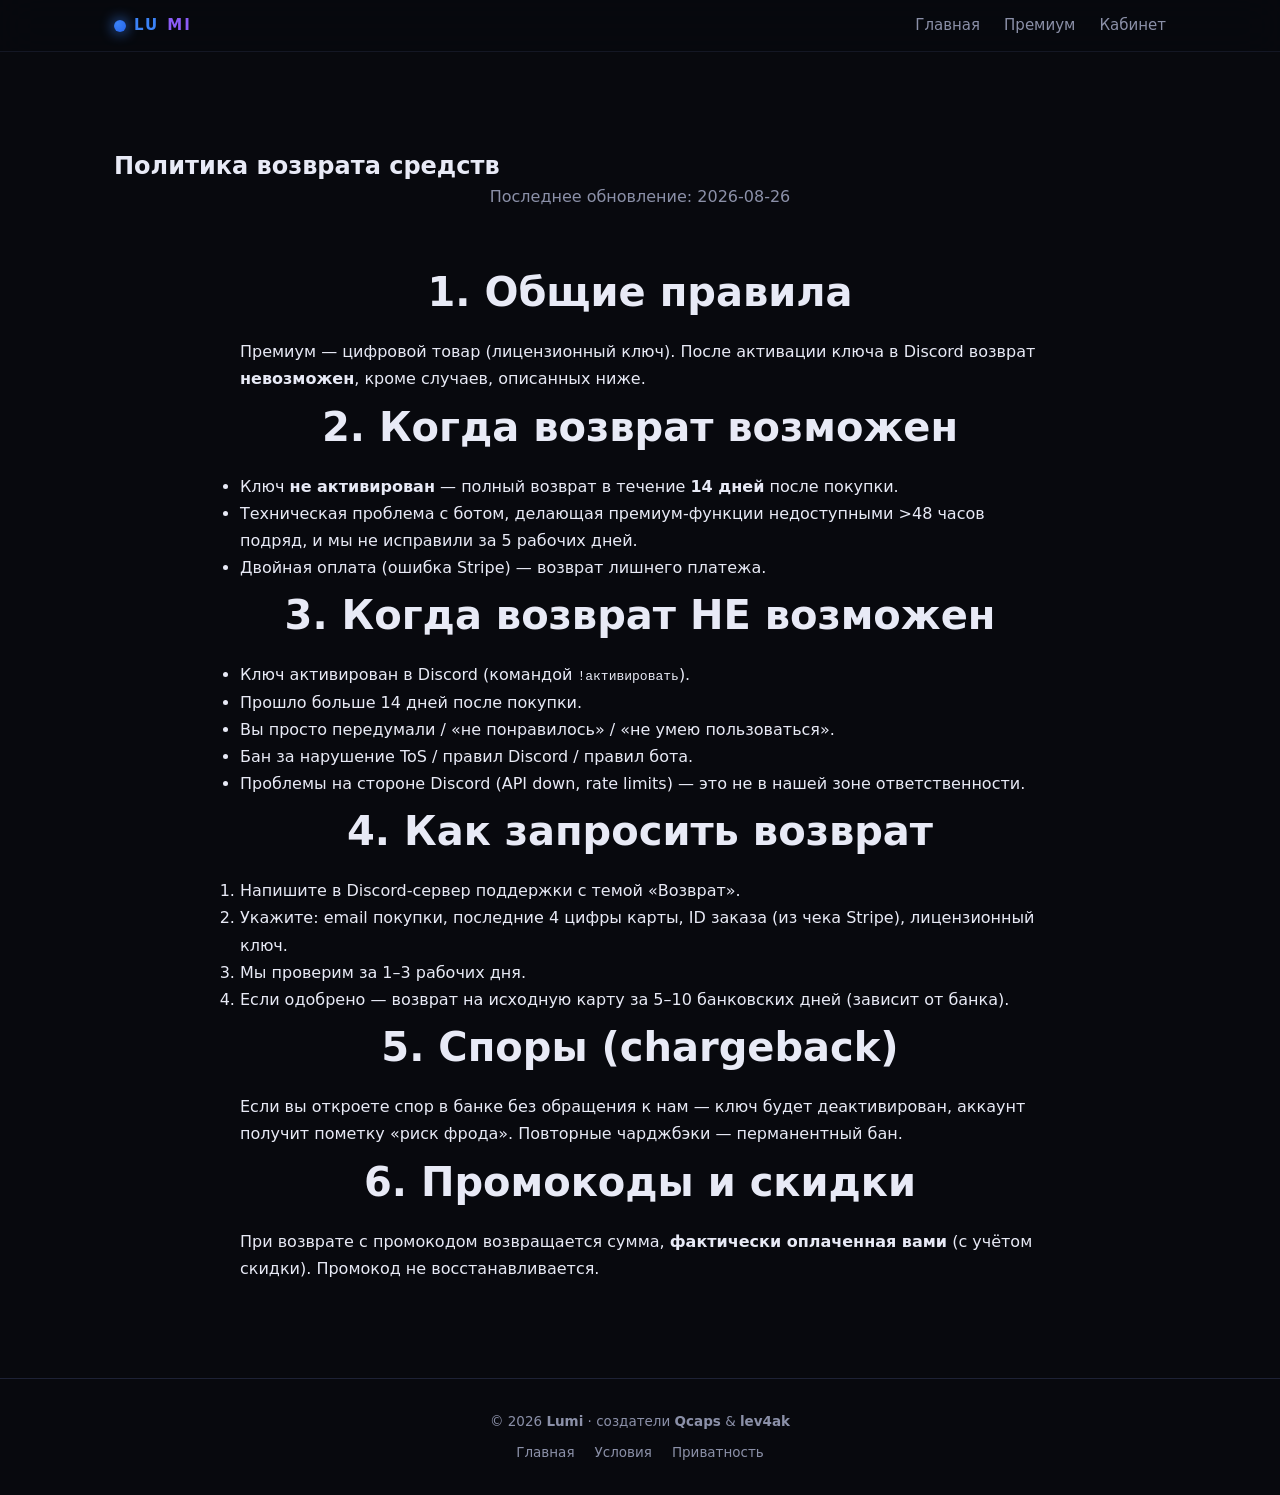
<file: site/refund.html>
<!DOCTYPE html>
<html lang="ru">
<head>
<meta charset="UTF-8">
<meta name="viewport" content="width=device-width, initial-scale=1.0">
<title>Политика возврата — Lumi</title>
<link rel="stylesheet" href="css/style.css">
</head>
<body>
<header class="nav">
  <div class="nav-inner">
    <a class="logo" href="index.html" style="text-decoration:none"><span class="logo-dot"></span><span class="lu">LU</span><span class="mi">MI</span></a>
    <nav>
      <a href="index.html">Главная</a>
      <a href="premium.html">Премиум</a>
      <a href="account.html">Кабинет</a>
    </nav>
  </div>
</header>

<section class="section">
  <h1>Политика возврата средств</h1>
  <p class="section-sub">Последнее обновление: 2026-08-26</p>

  <div style="max-width:800px;margin:0 auto;line-height:1.7">
    <h2>1. Общие правила</h2>
    <p>Премиум — цифровой товар (лицензионный ключ). После активации ключа в Discord возврат <b>невозможен</b>, кроме случаев, описанных ниже.</p>

    <h2>2. Когда возврат возможен</h2>
    <ul>
      <li>Ключ <b>не активирован</b> — полный возврат в течение <b>14 дней</b> после покупки.</li>
      <li>Техническая проблема с ботом, делающая премиум-функции недоступными >48 часов подряд, и мы не исправили за 5 рабочих дней.</li>
      <li>Двойная оплата (ошибка Stripe) — возврат лишнего платежа.</li>
    </ul>

    <h2>3. Когда возврат НЕ возможен</h2>
    <ul>
      <li>Ключ активирован в Discord (командой <code>!активировать</code>).</li>
      <li>Прошло больше 14 дней после покупки.</li>
      <li>Вы просто передумали / «не понравилось» / «не умею пользоваться».</li>
      <li>Бан за нарушение ToS / правил Discord / правил бота.</li>
      <li>Проблемы на стороне Discord (API down, rate limits) — это не в нашей зоне ответственности.</li>
    </ul>

    <h2>4. Как запросить возврат</h2>
    <ol>
      <li>Напишите в Discord-сервер поддержки с темой «Возврат».</li>
      <li>Укажите: email покупки, последние 4 цифры карты, ID заказа (из чека Stripe), лицензионный ключ.</li>
      <li>Мы проверим за 1–3 рабочих дня.</li>
      <li>Если одобрено — возврат на исходную карту за 5–10 банковских дней (зависит от банка).</li>
    </ol>

    <h2>5. Споры (chargeback)</h2>
    <p>Если вы откроете спор в банке без обращения к нам — ключ будет деактивирован, аккаунт получит пометку «риск фрода». Повторные чарджбэки — перманентный бан.</p>

    <h2>6. Промокоды и скидки</h2>
    <p>При возврате с промокодом возвращается сумма, <b>фактически оплаченная вами</b> (с учётом скидки). Промокод не восстанавливается.</p>
  </div>
</section>

<footer class="footer">
  <div>© 2026 <b>Lumi</b> · создатели <b>Qcaps</b> & <b>lev4ak</b></div>
  <div class="footer-links"><a href="index.html">Главная</a><a href="terms.html">Условия</a><a href="privacy.html">Приватность</a></div>
</footer>
</body>
</html>
</file>
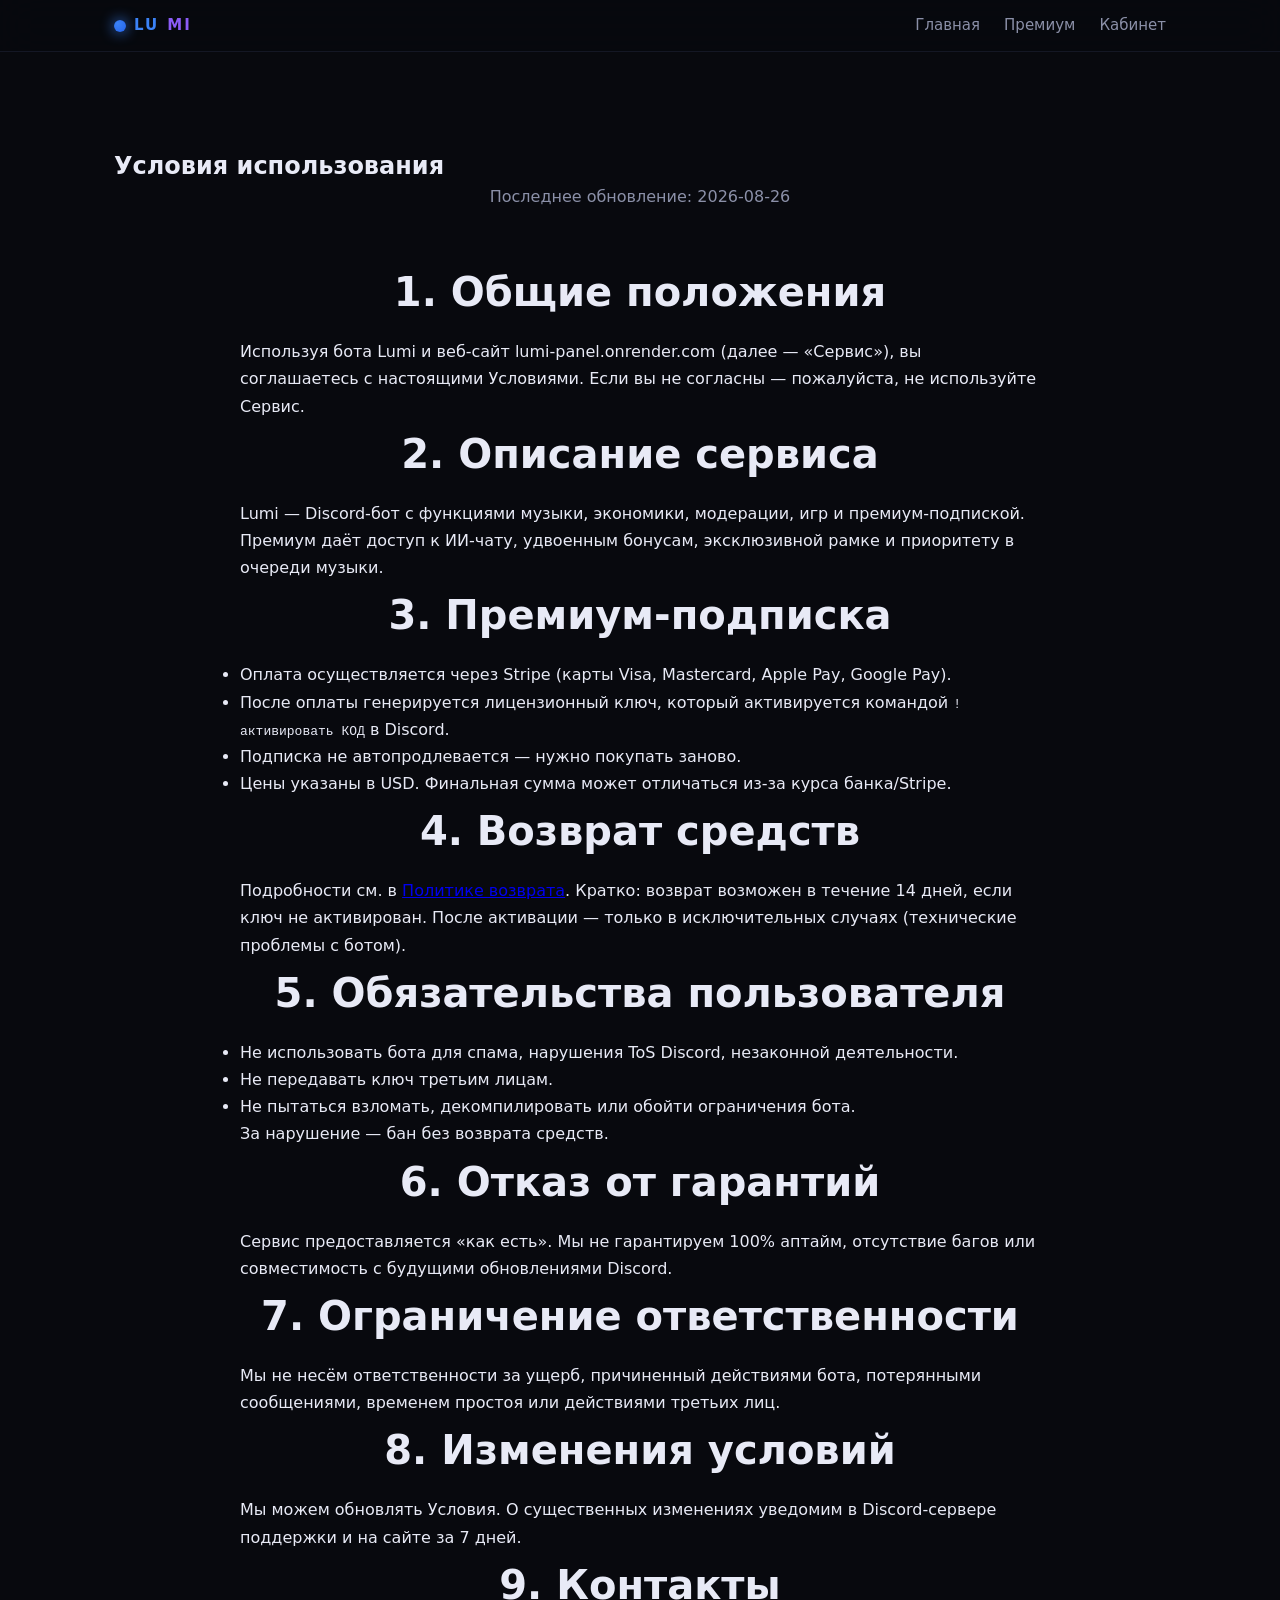
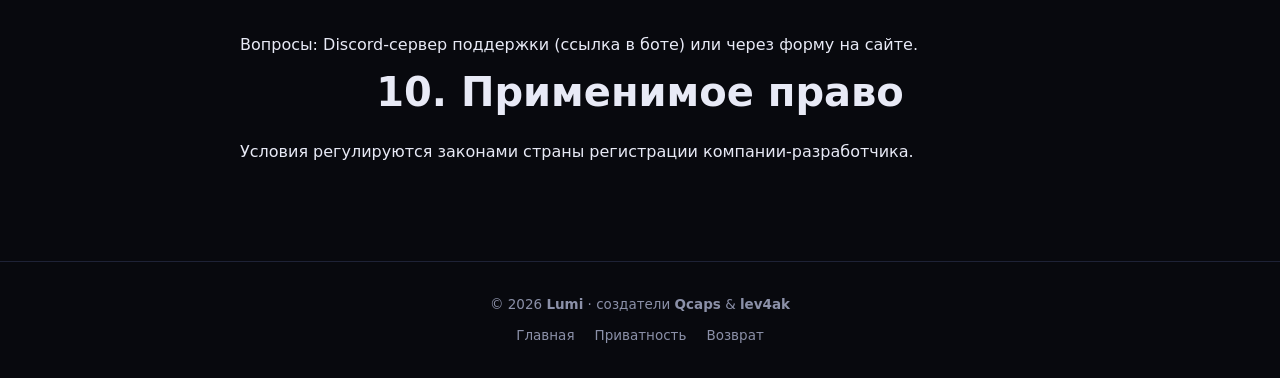
<file: site/terms.html>
<!DOCTYPE html>
<html lang="ru">
<head>
<meta charset="UTF-8">
<meta name="viewport" content="width=device-width, initial-scale=1.0">
<title>Условия использования — Lumi</title>
<link rel="stylesheet" href="css/style.css">
</head>
<body>
<header class="nav">
  <div class="nav-inner">
    <a class="logo" href="index.html" style="text-decoration:none"><span class="logo-dot"></span><span class="lu">LU</span><span class="mi">MI</span></a>
    <nav>
      <a href="index.html">Главная</a>
      <a href="premium.html">Премиум</a>
      <a href="account.html">Кабинет</a>
    </nav>
  </div>
</header>

<section class="section">
  <h1>Условия использования</h1>
  <p class="section-sub">Последнее обновление: 2026-08-26</p>

  <div style="max-width:800px;margin:0 auto;line-height:1.7">
    <h2>1. Общие положения</h2>
    <p>Используя бота Lumi и веб-сайт lumi-panel.onrender.com (далее — «Сервис»), вы соглашаетесь с настоящими Условиями. Если вы не согласны — пожалуйста, не используйте Сервис.</p>

    <h2>2. Описание сервиса</h2>
    <p>Lumi — Discord-бот с функциями музыки, экономики, модерации, игр и премиум-подпиской. Премиум даёт доступ к ИИ-чату, удвоенным бонусам, эксклюзивной рамке и приоритету в очереди музыки.</p>

    <h2>3. Премиум-подписка</h2>
    <ul>
      <li>Оплата осуществляется через Stripe (карты Visa, Mastercard, Apple Pay, Google Pay).</li>
      <li>После оплаты генерируется лицензионный ключ, который активируется командой <code>!активировать КОД</code> в Discord.</li>
      <li>Подписка не автопродлевается — нужно покупать заново.</li>
      <li>Цены указаны в USD. Финальная сумма может отличаться из-за курса банка/Stripe.</li>
    </ul>

    <h2>4. Возврат средств</h2>
    <p>Подробности см. в <a href="refund.html">Политике возврата</a>. Кратко: возврат возможен в течение 14 дней, если ключ не активирован. После активации — только в исключительных случаях (технические проблемы с ботом).</p>

    <h2>5. Обязательства пользователя</h2>
    <ul>
      <li>Не использовать бота для спама, нарушения ToS Discord, незаконной деятельности.</li>
      <li>Не передавать ключ третьим лицам.</li>
      <li>Не пытаться взломать, декомпилировать или обойти ограничения бота.</li>
    </ul>
    <p>За нарушение — бан без возврата средств.</p>

    <h2>6. Отказ от гарантий</h2>
    <p>Сервис предоставляется «как есть». Мы не гарантируем 100% аптайм, отсутствие багов или совместимость с будущими обновлениями Discord.</p>

    <h2>7. Ограничение ответственности</h2>
    <p>Мы не несём ответственности за ущерб, причиненный действиями бота, потерянными сообщениями, временем простоя или действиями третьих лиц.</p>

    <h2>8. Изменения условий</h2>
    <p>Мы можем обновлять Условия. О существенных изменениях уведомим в Discord-сервере поддержки и на сайте за 7 дней.</p>

    <h2>9. Контакты</h2>
    <p>Вопросы: Discord-сервер поддержки (ссылка в боте) или через форму на сайте.</p>

    <h2>10. Применимое право</h2>
    <p>Условия регулируются законами страны регистрации компании-разработчика.</p>
  </div>
</section>

<footer class="footer">
  <div>© 2026 <b>Lumi</b> · создатели <b>Qcaps</b> & <b>lev4ak</b></div>
  <div class="footer-links"><a href="index.html">Главная</a><a href="privacy.html">Приватность</a><a href="refund.html">Возврат</a></div>
</footer>
</body>
</html>
</file>
<file: site/css/style.css>
:root {
  --bg: #08090e;
  --bg2: #0e1018;
  --card: #12141f;
  --line: #1e2236;
  --text: #e8eaf6;
  --muted: #8b90a8;
  --blue: #3b82f6;
  --blue2: #2563eb;
  --violet: #8b5cf6;
  --green: #22c55e;
  --red: #ef4444;
  --radius: 18px;
}

* { margin: 0; padding: 0; box-sizing: border-box; }
html { scroll-behavior: smooth; }
body {
  background: var(--bg);
  color: var(--text);
  font-family: "Inter", "Segoe UI", system-ui, -apple-system, sans-serif;
  line-height: 1.55;
  overflow-x: hidden;
}

.accent { color: var(--violet); }

/* ── Навигация ── */
.nav {
  position: sticky; top: 0; z-index: 50;
  background: rgba(8, 9, 14, 0.85);
  backdrop-filter: blur(20px) saturate(180%);
  border-bottom: 1px solid rgba(30, 34, 54, 0.6);
}
.nav-inner {
  max-width: 1100px; margin: 0 auto; padding: 14px 24px;
  display: flex; align-items: center; justify-content: space-between; gap: 16px;
}
.logo {
  font-weight: 800; font-size: 22px; letter-spacing: 2px;
  display: flex; align-items: center; gap: 8px;
}
.logo .lu { color: var(--blue); }
.logo .mi { color: var(--violet); }
.logo-dot {
  width: 12px; height: 12px; border-radius: 50%;
  background: radial-gradient(circle at 30% 30%, var(--blue), var(--blue2));
  box-shadow: 0 0 14px var(--blue);
  animation: pulse 2s ease-in-out infinite;
}
@keyframes pulse {
  0%, 100% { box-shadow: 0 0 14px var(--blue); }
  50% { box-shadow: 0 0 22px var(--blue), 0 0 40px rgba(59, 130, 246, 0.2); }
}
.logo-tag {
  font-size: 11px; font-weight: 700; color: var(--bg);
  background: linear-gradient(135deg, var(--violet), var(--blue2));
  padding: 3px 10px; border-radius: 8px; letter-spacing: 1px;
}
.nav nav { display: flex; gap: 24px; }
.nav nav a { color: var(--muted); text-decoration: none; font-size: 15px; transition: color .2s; }
.nav nav a:hover { color: var(--violet); }
.nav a { font-size: 15px; }

/* ── Кнопки ── */
.btn {
  display: inline-block; padding: 13px 28px; border-radius: 14px;
  text-decoration: none; font-weight: 700; font-size: 15px;
  border: none; cursor: pointer; transition: all .2s ease;
  position: relative; overflow: hidden;
}
.btn:hover { transform: translateY(-2px); }
.btn-sm { padding: 8px 18px; font-size: 14px; border-radius: 10px; }
.btn-gold {
  background: linear-gradient(135deg, var(--violet), #6d28d9);
  color: #fff;
  box-shadow: 0 4px 20px rgba(139, 92, 246, 0.3);
}
.btn-gold:hover { box-shadow: 0 6px 28px rgba(139, 92, 246, 0.5); }
.btn-primary {
  background: linear-gradient(135deg, var(--blue), var(--blue2));
  color: #fff; box-shadow: 0 4px 20px rgba(59, 130, 246, 0.35);
}
.btn-primary:hover { box-shadow: 0 6px 28px rgba(59, 130, 246, 0.5); }
.btn-ghost {
  background: rgba(30, 34, 54, 0.5); color: var(--text);
  border: 1px solid var(--line);
  backdrop-filter: blur(8px);
}
.btn-ghost:hover { border-color: var(--violet); color: var(--violet); background: rgba(139, 92, 246, 0.05); }

.nav-actions { display: flex; gap: 10px; align-items: center; }
.btn-discord-sm {
  display: inline-flex; align-items: center; gap: 6px;
  background: #5865f2; color: #fff;
  padding: 8px 16px; border-radius: 10px;
  font-weight: 700; font-size: 14px;
  text-decoration: none;
  transition: all .2s;
  box-shadow: 0 2px 10px rgba(88, 101, 242, 0.25);
}
.btn-discord-sm:hover { background: #4752c4; transform: translateY(-1px); box-shadow: 0 4px 16px rgba(88, 101, 242, 0.4); }

.btn-discord {
  display: inline-flex; align-items: center; gap: 10px;
  background: #5865f2; color: #fff;
  padding: 14px 28px; border-radius: 14px;
  font-weight: 700; font-size: 15px;
  text-decoration: none;
  box-shadow: 0 4px 20px rgba(88, 101, 242, 0.35);
  transition: all .2s;
}
.btn-discord:hover { transform: translateY(-2px); box-shadow: 0 6px 28px rgba(88, 101, 242, 0.5); }

/* ── Hero ── */
.hero {
  position: relative; overflow: hidden;
  padding: 120px 24px 90px;
  text-align: center;
}
.hero-glow {
  position: absolute; inset: 0; pointer-events: none;
  background:
    radial-gradient(700px 350px at 10% 0%, rgba(59, 130, 246, 0.22), transparent 70%),
    radial-gradient(700px 350px at 90% 20%, rgba(139, 92, 246, 0.14), transparent 70%),
    radial-gradient(400px 400px at 50% 80%, rgba(59, 130, 246, 0.08), transparent 70%);
}
.hero-particles {
  position: absolute; inset: 0; pointer-events: none;
}
.hero-inner { position: relative; max-width: 780px; margin: 0 auto; }
.badge {
  display: inline-block; padding: 8px 18px; border-radius: 999px;
  border: 1px solid rgba(30, 34, 54, 0.8); background: rgba(18, 20, 31, 0.7);
  backdrop-filter: blur(8px);
  color: var(--muted); font-size: 13px; margin-bottom: 28px;
  animation: fadeInUp .6s ease-out;
}
.hero h1 {
  font-size: 62px; line-height: 1.06; margin-bottom: 22px;
  animation: fadeInUp .6s ease-out .1s both;
}
.sub {
  color: var(--muted); font-size: 18px; max-width: 640px;
  margin: 0 auto 36px;
  animation: fadeInUp .6s ease-out .2s both;
}
.hero-actions {
  display: flex; gap: 14px; justify-content: center; flex-wrap: wrap;
  animation: fadeInUp .6s ease-out .3s both;
}
.hero-stats {
  display: flex; gap: 48px; justify-content: center;
  margin-top: 52px; flex-wrap: wrap;
  animation: fadeInUp .6s ease-out .4s both;
}
.hero-stats b { display: block; font-size: 32px; color: var(--violet); }
.hero-stats span { color: var(--muted); font-size: 14px; }

@keyframes fadeInUp {
  from { opacity: 0; transform: translateY(24px); }
  to { opacity: 1; transform: translateY(0); }
}

/* ── Секции ── */
.section { padding: 96px 24px; max-width: 1100px; margin: 0 auto; }
.section.alt {
  max-width: none; background: var(--bg2);
  border-top: 1px solid var(--line); border-bottom: 1px solid var(--line);
}
.section h2 { font-size: 40px; text-align: center; margin-bottom: 12px; }
.section-sub { text-align: center; color: var(--muted); margin-bottom: 48px; }

/* ── Карточки ── */
.grid {
  display: grid; grid-template-columns: repeat(auto-fit, minmax(300px, 1fr));
  gap: 20px; max-width: 1100px; margin: 0 auto; padding: 0 24px;
}
.card {
  background: rgba(18, 20, 31, 0.6);
  border: 1px solid var(--line);
  border-radius: var(--radius); padding: 28px;
  transition: all .25s ease;
  backdrop-filter: blur(4px);
}
.card:hover {
  transform: translateY(-6px);
  border-color: rgba(139, 92, 246, 0.4);
  box-shadow: 0 12px 40px rgba(0, 0, 0, 0.3), 0 0 0 1px rgba(139, 92, 246, 0.1);
}
.card-emoji { font-size: 36px; display: block; margin-bottom: 14px; }
.card h3 { font-size: 20px; margin-bottom: 8px; }
.card p { color: var(--muted); font-size: 14.5px; line-height: 1.6; }

/* ── Команды ── */
.cmd-cols {
  display: grid; grid-template-columns: 1fr 1fr; gap: 32px;
  max-width: 920px; margin: 0 auto; padding: 0 24px;
}
.cmd-cols h4 { color: var(--violet); margin: 20px 0 12px; font-size: 16px; }
.cmd-cols code {
  display: inline-block;
  background: rgba(16, 17, 38, 0.8);
  border: 1px solid var(--line);
  padding: 5px 12px; border-radius: 8px; margin: 0 6px 8px 0;
  color: #c7d2fe; font-size: 13px; font-family: "Fira Code", Consolas, monospace;
  transition: border-color .2s;
}
.cmd-cols code:hover { border-color: var(--violet); }

/* ── Тарифы ── */
.price-grid {
  display: grid; grid-template-columns: repeat(auto-fit, minmax(290px, 320px));
  gap: 24px; justify-content: center; padding: 0 24px;
}
.price-card {
  background: rgba(18, 20, 31, 0.6);
  border: 1px solid var(--line);
  border-radius: var(--radius); padding: 34px 28px;
  display: flex; flex-direction: column; gap: 14px;
  position: relative;
  transition: all .25s ease;
  backdrop-filter: blur(4px);
}
.price-card:hover { transform: translateY(-4px); }
.price-card.hot {
  border-color: rgba(139, 92, 246, 0.5);
  box-shadow: 0 0 40px rgba(139, 92, 246, 0.12);
}
.hot-label {
  position: absolute; top: -14px; right: 18px;
  background: linear-gradient(135deg, var(--blue), var(--blue2));
  color: #fff; font-weight: 800; font-size: 12px;
  padding: 5px 14px; border-radius: 999px;
}
.price-card h3 { font-size: 21px; }
.price { font-size: 36px; font-weight: 800; }
.price span { font-size: 14px; color: var(--muted); font-weight: 400; }
.price-card ul { list-style: none; display: flex; flex-direction: column; gap: 10px; font-size: 14.5px; color: var(--muted); flex: 1; }
.price-card ul li { padding-left: 2px; }
.price-card .btn { text-align: center; }

/* ── FAQ ── */
.faq { max-width: 740px; margin: 0 auto; display: flex; flex-direction: column; gap: 12px; padding: 0 24px; }
.faq details {
  background: rgba(18, 20, 31, 0.6);
  border: 1px solid var(--line);
  border-radius: 14px; padding: 18px 22px;
  transition: border-color .2s;
}
.faq details:hover { border-color: rgba(139, 92, 246, 0.3); }
.faq summary { cursor: pointer; font-weight: 700; font-size: 15.5px; }
.faq details p { color: var(--muted); margin-top: 10px; font-size: 14.5px; }
.faq code {
  background: rgba(16, 17, 38, 0.8);
  padding: 2px 8px; border-radius: 6px; color: #c7d2fe;
}

/* ── Premium-страница ── */
.prem-hero { text-align: center; padding-top: 70px; }
.prem-box {
  max-width: 520px; margin: 30px auto 0;
  background: rgba(18, 20, 31, 0.6);
  border: 1px solid var(--line);
  border-radius: var(--radius); padding: 28px;
  display: flex; flex-direction: column; gap: 12px; text-align: left;
}
.prem-box label { font-weight: 700; font-size: 14px; color: var(--muted); }
.code-row { display: flex; gap: 10px; }
.prem-box input {
  flex: 1; background: rgba(8, 9, 14, 0.8);
  border: 1px solid var(--line);
  border-radius: 12px; padding: 12px 14px; color: var(--text);
  font-size: 16px; font-family: "Fira Code", Consolas, monospace; letter-spacing: 1px;
  outline: none; transition: border-color .2s;
}
.prem-box input:focus { border-color: var(--violet); }
.hint { color: var(--muted); font-size: 13.5px; }
.hint.ok { color: var(--green); }
.hint.err { color: var(--red); }
.steps {
  display: flex; flex-direction: column; gap: 16px;
  max-width: 560px; margin: 0 auto; padding: 0 24px;
}
.step {
  background: rgba(18, 20, 31, 0.6);
  border: 1px solid var(--line);
  border-radius: 14px; padding: 18px 22px; font-size: 15px;
  display: flex; align-items: center; gap: 14px;
}
.step b {
  width: 36px; height: 36px; flex-shrink: 0;
  background: linear-gradient(135deg, var(--blue), var(--blue2));
  color: #fff; border-radius: 50%;
  display: flex; align-items: center; justify-content: center;
}
.step code { background: rgba(16, 17, 38, 0.8); padding: 2px 8px; border-radius: 6px; color: #c7d2fe; }

/* ── Footer ── */
.footer {
  border-top: 1px solid var(--line); padding: 32px 24px;
  text-align: center; color: var(--muted); font-size: 13.5px;
  display: flex; flex-direction: column; gap: 10px;
}
.footer-links { display: flex; gap: 20px; justify-content: center; }
.footer-links a { color: var(--muted); text-decoration: none; transition: color .2s; }
.footer-links a:hover { color: var(--violet); }

@media (max-width: 760px) {
  .hero h1 { font-size: 40px; }
  .nav nav { display: none; }
  .cmd-cols { grid-template-columns: 1fr; }
  .code-row { flex-direction: column; }
}
</file>
<file: site/css/account.css>
/* ── Личный кабинет ───────────────────────────────────────────── */

.acct { text-align: center; }

.login-icon {
  margin-bottom: 16px;
}

.acct-card {
  max-width: 480px;
  margin: 24px auto;
  background: rgba(18, 20, 31, 0.6);
  border: 1px solid var(--line);
  border-radius: var(--radius);
  padding: 36px 32px;
  text-align: center;
}

.acct-card h2 { margin-bottom: 10px; }
.acct-card p { color: var(--muted); margin-bottom: 20px; }

.btn-discord {
  display: inline-flex; align-items: center; gap: 10px;
  background: #5865f2; color: #fff;
  padding: 14px 28px; border-radius: 14px;
  font-weight: 700; font-size: 15px;
  text-decoration: none;
  box-shadow: 0 4px 20px rgba(88, 101, 242, 0.35);
  transition: all .2s;
}
.btn-discord:hover { transform: translateY(-2px); box-shadow: 0 6px 28px rgba(88, 101, 242, 0.5); }

.acct-grid {
  display: grid; grid-template-columns: 1fr 1fr;
  gap: 24px; max-width: 900px; margin: 0 auto;
  text-align: left;
}

.acct-panel {
  background: rgba(18, 20, 31, 0.6);
  border: 1px solid var(--line);
  border-radius: var(--radius);
  padding: 28px;
}
.acct-panel h2 { text-align: left; margin-bottom: 12px; }

.keys { display: grid; gap: 12px; }

.key {
  display: flex;
  align-items: center;
  gap: 12px;
  background: rgba(8, 9, 14, 0.5);
  border: 1px solid var(--line);
  border-radius: 12px;
  padding: 14px 18px;
}

.key-code {
  font-family: "Fira Code", Consolas, monospace;
  font-size: 16px;
  letter-spacing: 1px;
  color: var(--violet);
  flex: 1;
  word-break: break-all;
}

.key-toggle {
  background: none;
  border: none;
  color: var(--muted);
  cursor: pointer;
  font-size: 18px;
  transition: color .2s;
}
.key-toggle:hover { color: var(--gold); }

.key-meta { font-size: 12px; color: var(--muted); display: flex; gap: 10px; align-items: center; }

.badge { padding: 3px 10px; border-radius: 999px; font-size: 11px; font-weight: 700; }
.badge--ok { background: rgba(34, 197, 94, 0.15); color: var(--green); }
.badge--wait { background: rgba(139, 92, 246, 0.15); color: var(--violet); }

.empty-state {
  text-align: center;
  padding: 32px 20px;
  color: var(--muted);
}
.empty-state span { font-size: 40px; display: block; margin-bottom: 12px; }
.empty-state p { font-size: 14px; }
.empty-state code {
  background: rgba(16, 17, 38, 0.8);
  padding: 2px 8px; border-radius: 6px;
  color: var(--violet); font-size: 13px;
}

@media (max-width: 760px) {
  .acct-grid { grid-template-columns: 1fr; }
}
</file>
<file: site/css/dashboard.css>
/* ── Панель управления ─────────────────────────────────────────── */

.dash {
  max-width: 1200px;
  margin: 0 auto;
  padding: 40px 20px;
  display: flex;
  justify-content: center;
}

.dash--panel {
  align-items: flex-start;
  gap: 24px;
  justify-content: stretch;
}

.dash__card {
  background: var(--card, #1e1f24);
  border: 1px solid var(--border, #2e2f36);
  border-radius: 16px;
  padding: 48px 40px;
  text-align: center;
  max-width: 460px;
  width: 100%;
}

.dash__card h2 { margin: 0 0 12px; }
.dash__card p { color: var(--muted, #9aa0b4); margin: 0 0 24px; }

.dash__error { color: #ff6b6b; }

.btn {
  display: inline-flex;
  align-items: center;
  gap: 8px;
  background: linear-gradient(135deg, #5865f2, #7c5cfc);
  color: #fff;
  border: none;
  border-radius: 10px;
  padding: 10px 20px;
  font-size: 15px;
  cursor: pointer;
  text-decoration: none;
}

.btn--big { padding: 14px 28px; font-size: 17px; }
.btn--ghost { background: transparent; color: var(--muted, #9aa0b4); border: 1px solid var(--border, #2e2f36); }

.dash__servers {
  width: 260px;
  flex-shrink: 0;
  background: var(--card, #1e1f24);
  border: 1px solid var(--border, #2e2f36);
  border-radius: 14px;
  padding: 12px;
  display: flex;
  flex-direction: column;
  gap: 6px;
  max-height: 70vh;
  overflow-y: auto;
}

.server {
  display: flex;
  align-items: center;
  gap: 10px;
  background: none;
  border: 1px solid transparent;
  border-radius: 10px;
  padding: 8px 10px;
  color: #e8eaf2;
  cursor: pointer;
  font-size: 14px;
  text-align: left;
  width: 100%;
}

.server:hover { background: rgba(255, 255, 255, 0.05); }
.server.active { background: rgba(88, 101, 242, 0.18); border-color: #5865f2; }
.server img, .server__ph {
  width: 32px; height: 32px; border-radius: 50%; flex-shrink: 0;
  object-fit: cover;
}
.server__ph {
  display: inline-flex; align-items: center; justify-content: center;
  background: #5865f2; font-weight: 700;
}
.server__name { overflow: hidden; text-overflow: ellipsis; white-space: nowrap; }

.dash__main {
  flex: 1;
  background: var(--card, #1e1f24);
  border: 1px solid var(--border, #2e2f36);
  border-radius: 14px;
  padding: 24px;
  max-width: 760px;
}

.dash__header { display: flex; align-items: baseline; gap: 12px; margin-bottom: 16px; }
.dash__header h2 { margin: 0; }
.dash__badge { color: var(--muted, #9aa0b4); font-size: 13px; }

.tabs { display: flex; gap: 8px; border-bottom: 1px solid var(--border, #2e2f36); margin-bottom: 20px; }
.tab {
  background: none; border: none; color: var(--muted, #9aa0b4);
  padding: 10px 16px; cursor: pointer; font-size: 15px;
  border-bottom: 2px solid transparent; margin-bottom: -1px;
}
.tab.active { color: #fff; border-bottom-color: #5865f2; }

.tabpage { display: none; }
.tabpage.active { display: block; }

.row { display: flex; align-items: center; gap: 14px; padding: 10px 0; }
.row--head { color: var(--muted, #9aa0b4); }
.col--lvl { width: 90px; flex-shrink: 0; }
.col--role { flex: 1; }
.col--del { width: 40px; }

.field { margin: 14px 0; display: flex; flex-direction: column; gap: 6px; }
.field label { font-size: 14px; color: var(--muted, #9aa0b4); }

select, textarea, input[type="number"] {
  background: #141519;
  border: 1px solid var(--border, #2e2f36);
  color: #e8eaf2;
  border-radius: 8px;
  padding: 10px 12px;
  font-size: 14px;
  font-family: inherit;
  width: 100%;
}

textarea { resize: vertical; }

.switch { position: relative; width: 44px; height: 24px; flex-shrink: 0; }
.switch input { opacity: 0; width: 0; height: 0; }
.slider {
  position: absolute; inset: 0; background: #2e2f36; border-radius: 24px;
  transition: 0.2s; cursor: pointer;
}
.slider::before {
  content: ""; position: absolute; width: 18px; height: 18px;
  left: 3px; top: 3px; background: #fff; border-radius: 50%; transition: 0.2s;
}
.switch input:checked + .slider { background: #5865f2; }
.switch input:checked + .slider::before { transform: translateX(20px); }

.muted { color: var(--muted, #9aa0b4); font-size: 13px; margin: 2px 0 0; }

.dash__toast {
  position: fixed; bottom: 30px; left: 50%; transform: translateX(-50%);
  background: #1e1f24; border: 1px solid #2e2f36; border-radius: 10px;
  padding: 12px 22px; box-shadow: 0 8px 30px rgba(0, 0, 0, 0.5);
}
</file>
<file: site/css/premium.css>
/* ── Premium: тарифы и покупка ────────────────────────────────── */

.plans {
  display: flex;
  justify-content: center;
  gap: 24px;
  flex-wrap: wrap;
  margin: 32px 0 8px;
}

.plan {
  position: relative;
  background: rgba(18, 20, 31, 0.6);
  border: 1px solid var(--line);
  border-radius: var(--radius);
  padding: 32px 28px;
  width: 290px;
  text-align: center;
  display: flex;
  flex-direction: column;
  gap: 10px;
  transition: all .25s ease;
  backdrop-filter: blur(4px);
}

.plan:hover { transform: translateY(-4px); }
.plan--best {
  border-color: rgba(139, 92, 246, 0.5);
  box-shadow: 0 0 40px rgba(139, 92, 246, 0.12);
}

.plan-badge {
  position: absolute; top: -14px; left: 50%; transform: translateX(-50%);
  background: linear-gradient(135deg, var(--blue), var(--blue2));
  color: #fff; font-weight: 800; font-size: 12px;
  padding: 4px 16px; border-radius: 999px; white-space: nowrap;
}

.plan h3 { font-size: 20px; }
.plan-price { font-size: 36px; font-weight: 800; }
.plan-old { color: var(--muted); text-decoration: line-through; font-size: 14px; margin-top: -6px; }

.plan ul { list-style: none; text-align: left; font-size: 14px; color: var(--muted); display: grid; gap: 10px; flex: 1; }
.plan ul li::before { content: "✓ "; color: var(--green); font-weight: 800; }

.btn-buy { margin-top: 14px; }

.prem-box {
  max-width: 480px;
  margin: 36px auto 0;
  background: rgba(18, 20, 31, 0.6);
  border: 1px solid var(--line);
  border-radius: var(--radius);
  padding: 24px;
  text-align: left;
}

.prem-box label { display: block; font-size: 14px; color: var(--muted); margin-bottom: 8px; }
.hint-inline { font-weight: 700; color: var(--green); }

.code-row { display: flex; gap: 10px; }
.code-row input {
  flex: 1;
  background: rgba(8, 9, 14, 0.8);
  border: 1px solid var(--line);
  color: var(--text);
  border-radius: 10px;
  padding: 12px 14px;
  font-size: 16px;
  font-family: "Fira Code", Consolas, monospace;
  letter-spacing: 1px;
  outline: none;
  transition: border-color .2s;
}
.code-row input:focus { border-color: var(--violet); }

.hint { color: var(--muted); font-size: 13px; margin-top: 10px; }
.hint code, .prem-box code, .steps code { color: var(--violet); }

.modal {
  position: fixed; inset: 0; z-index: 100;
  background: rgba(5, 6, 12, 0.8);
  backdrop-filter: blur(8px);
  display: flex; align-items: center; justify-content: center;
  padding: 20px;
  animation: fadeIn .2s ease;
}

@keyframes fadeIn {
  from { opacity: 0; }
  to { opacity: 1; }
}

.modal-box {
  background: var(--card);
  border: 1px solid var(--line);
  border-radius: var(--radius);
  padding: 36px;
  max-width: 420px;
  width: 100%;
  text-align: center;
  display: grid;
  gap: 14px;
}

.modal-box p { color: var(--muted); }
.key-code {
  background: rgba(8, 9, 14, 0.8);
  border: 1px dashed var(--violet);
  color: var(--violet);
  font-family: "Fira Code", Consolas, monospace;
  font-size: 18px;
  letter-spacing: 1px;
  padding: 14px;
  border-radius: 10px;
  user-select: all;
}

.btn--block { width: 100%; justify-content: center; }
</file>
